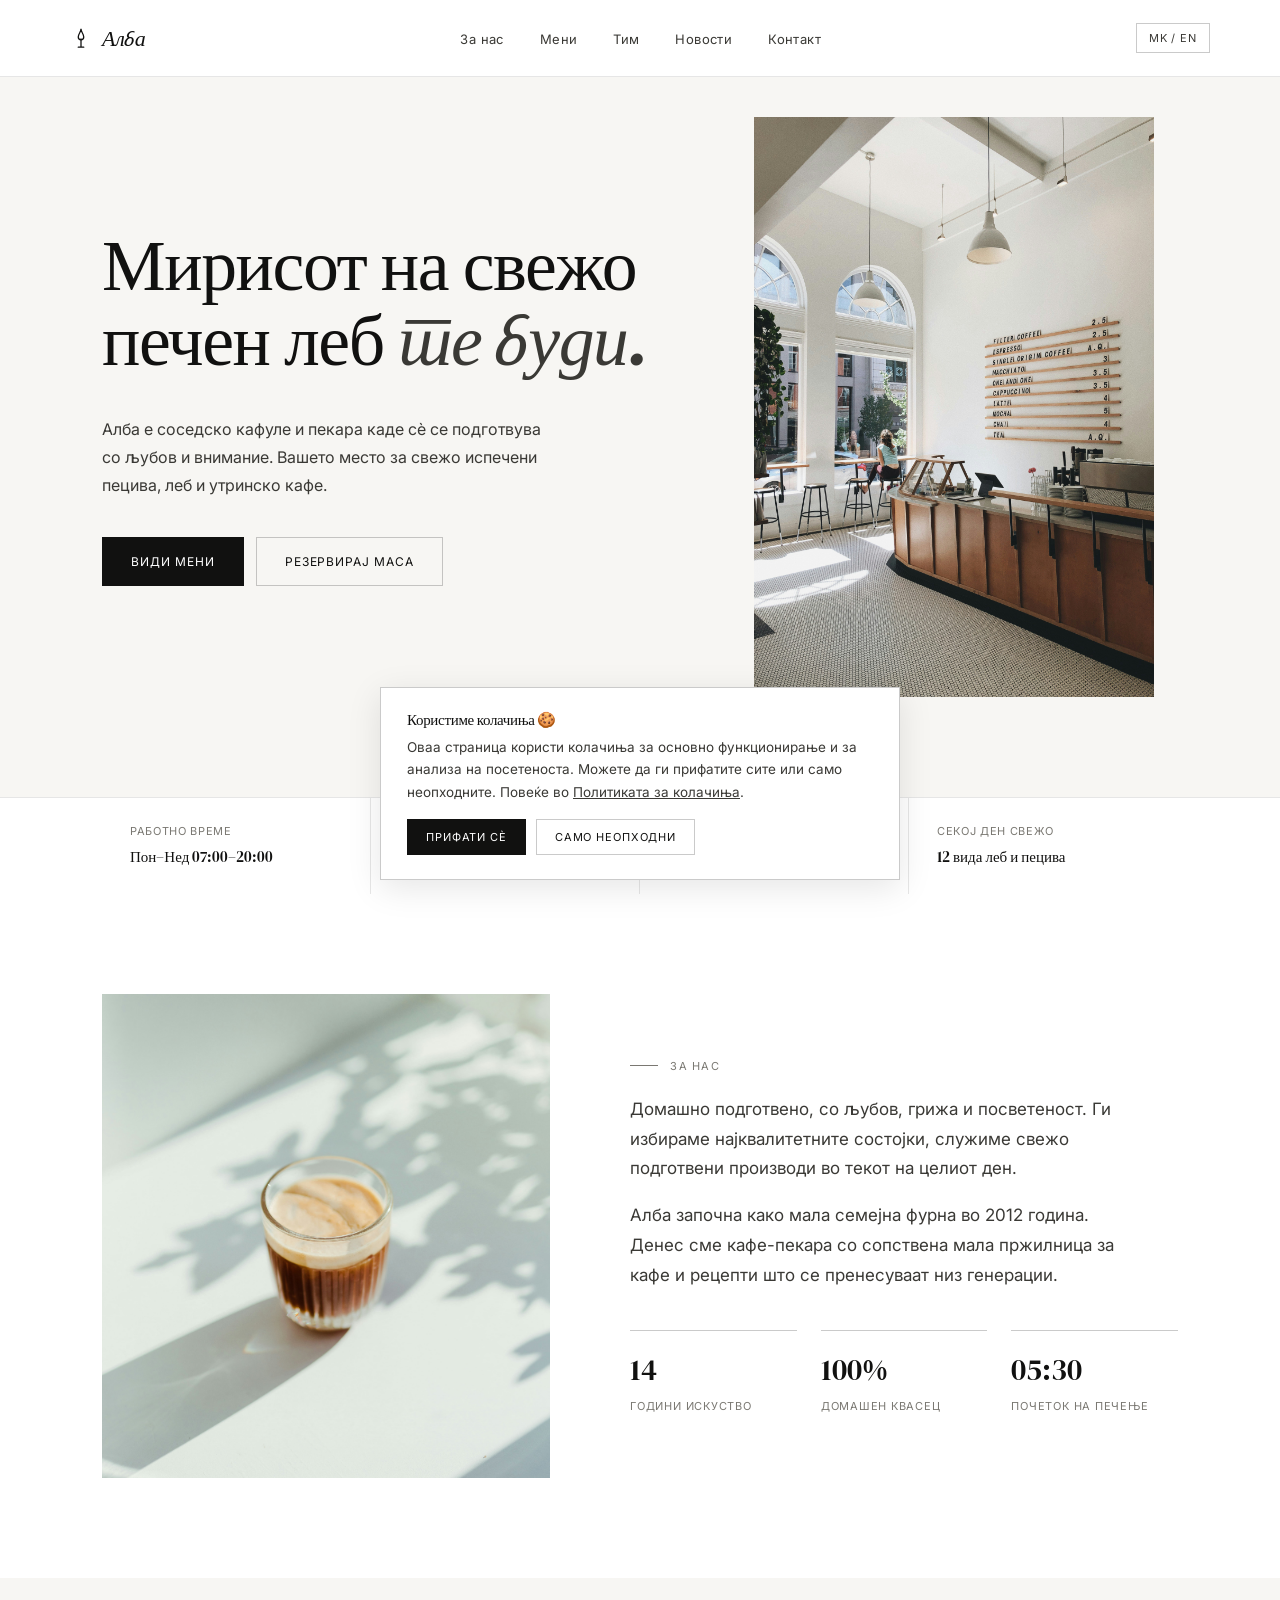
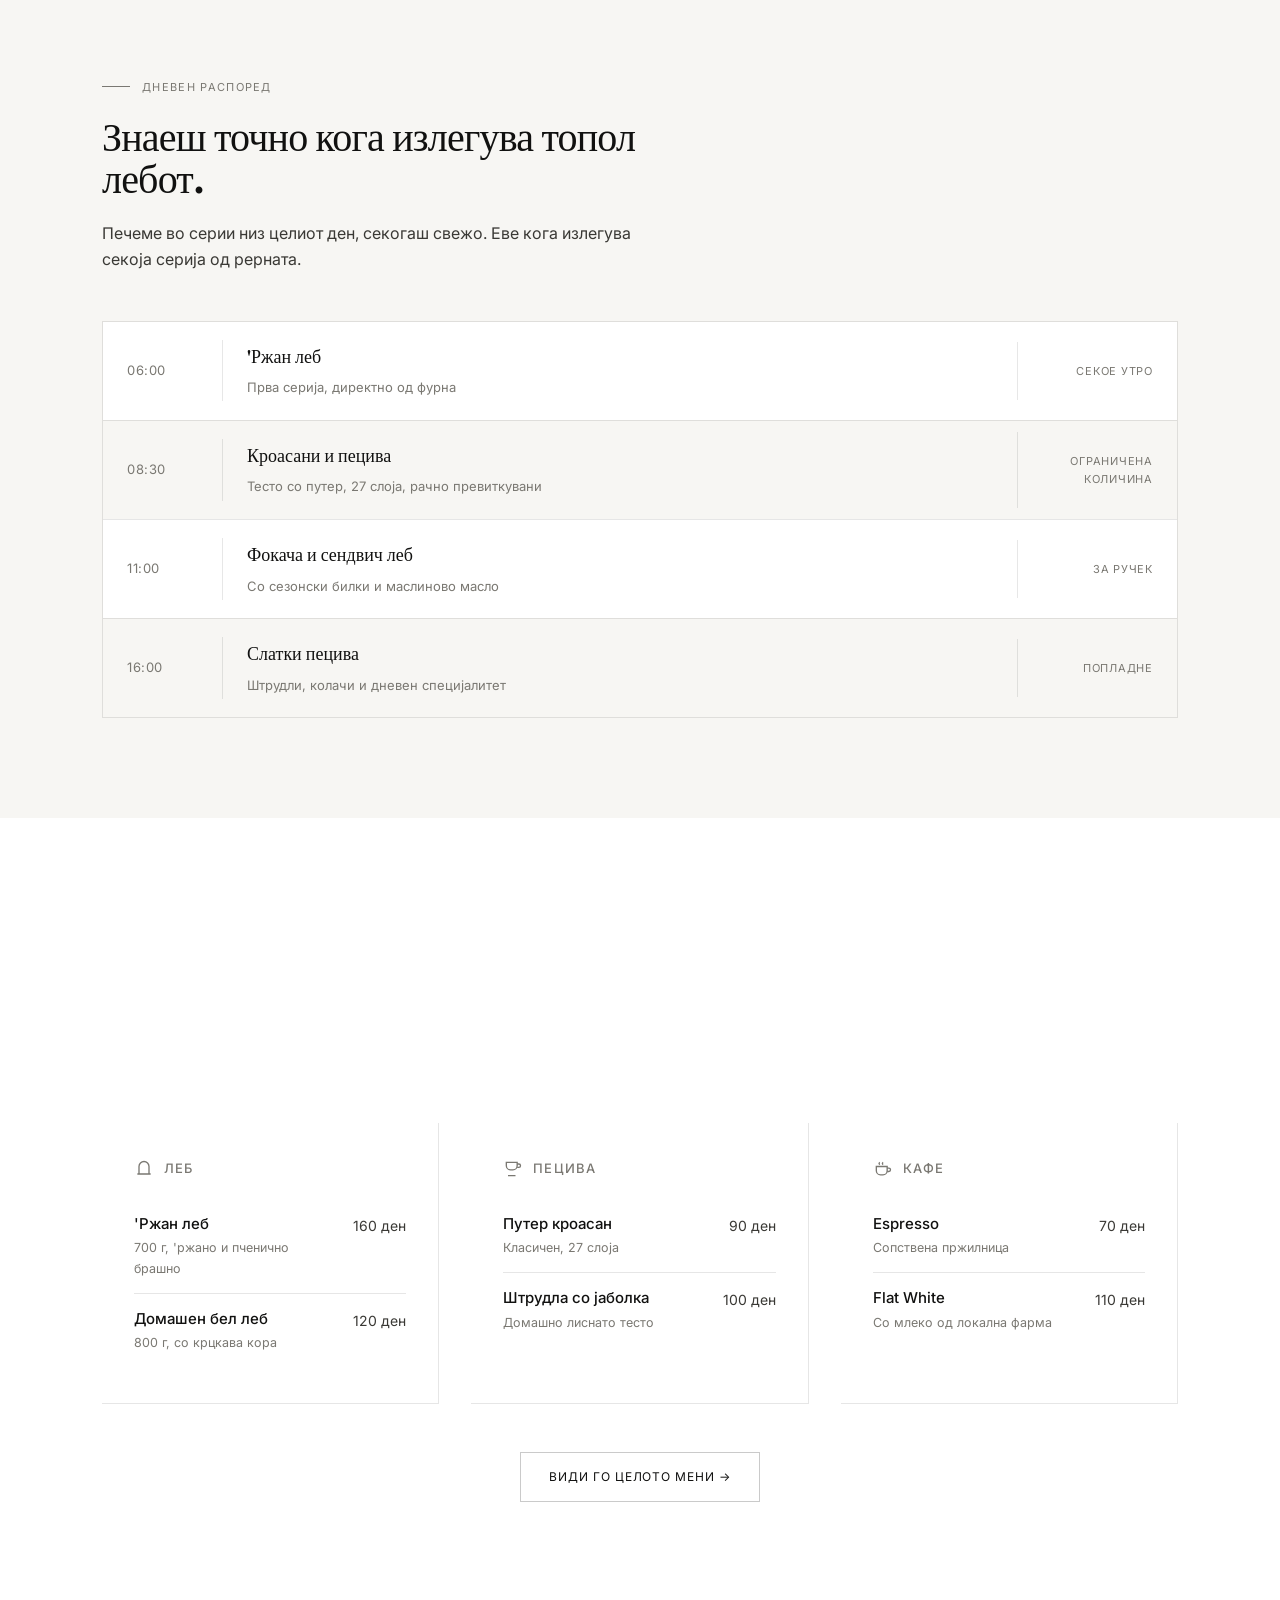
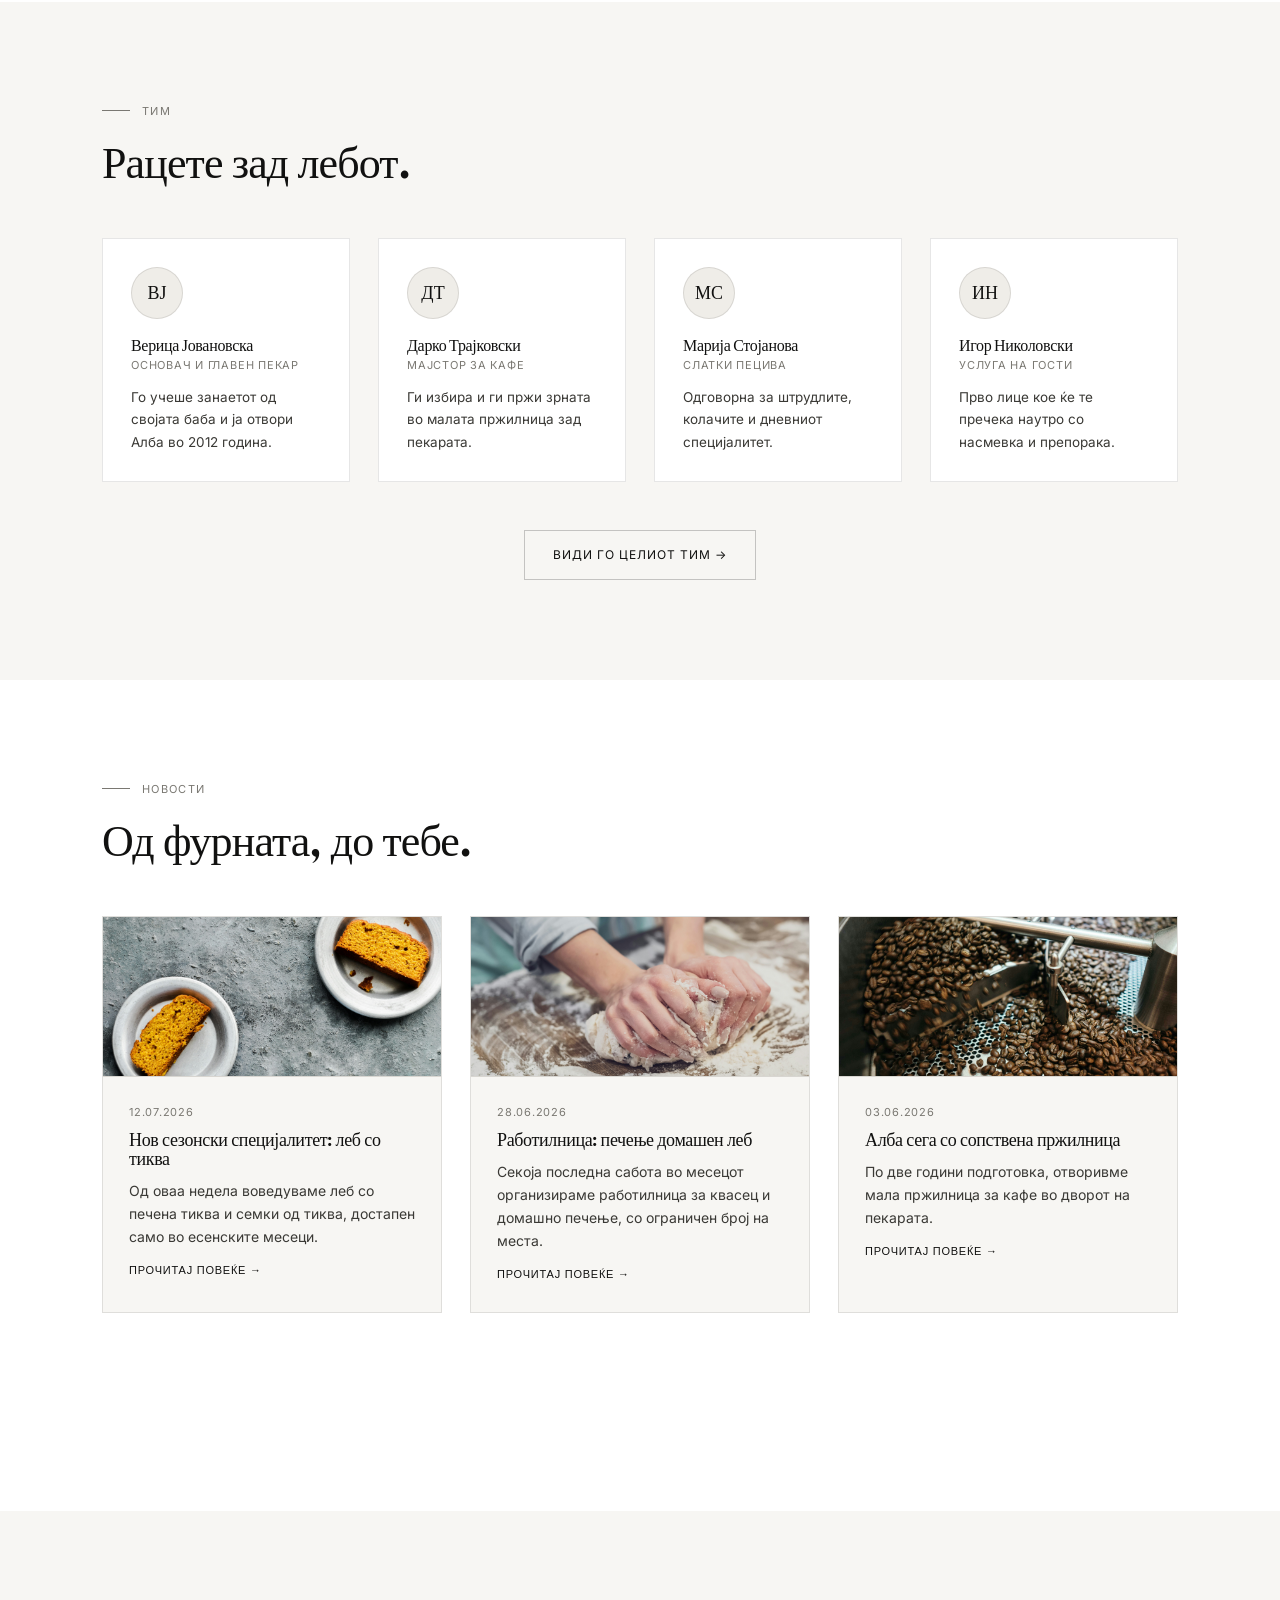
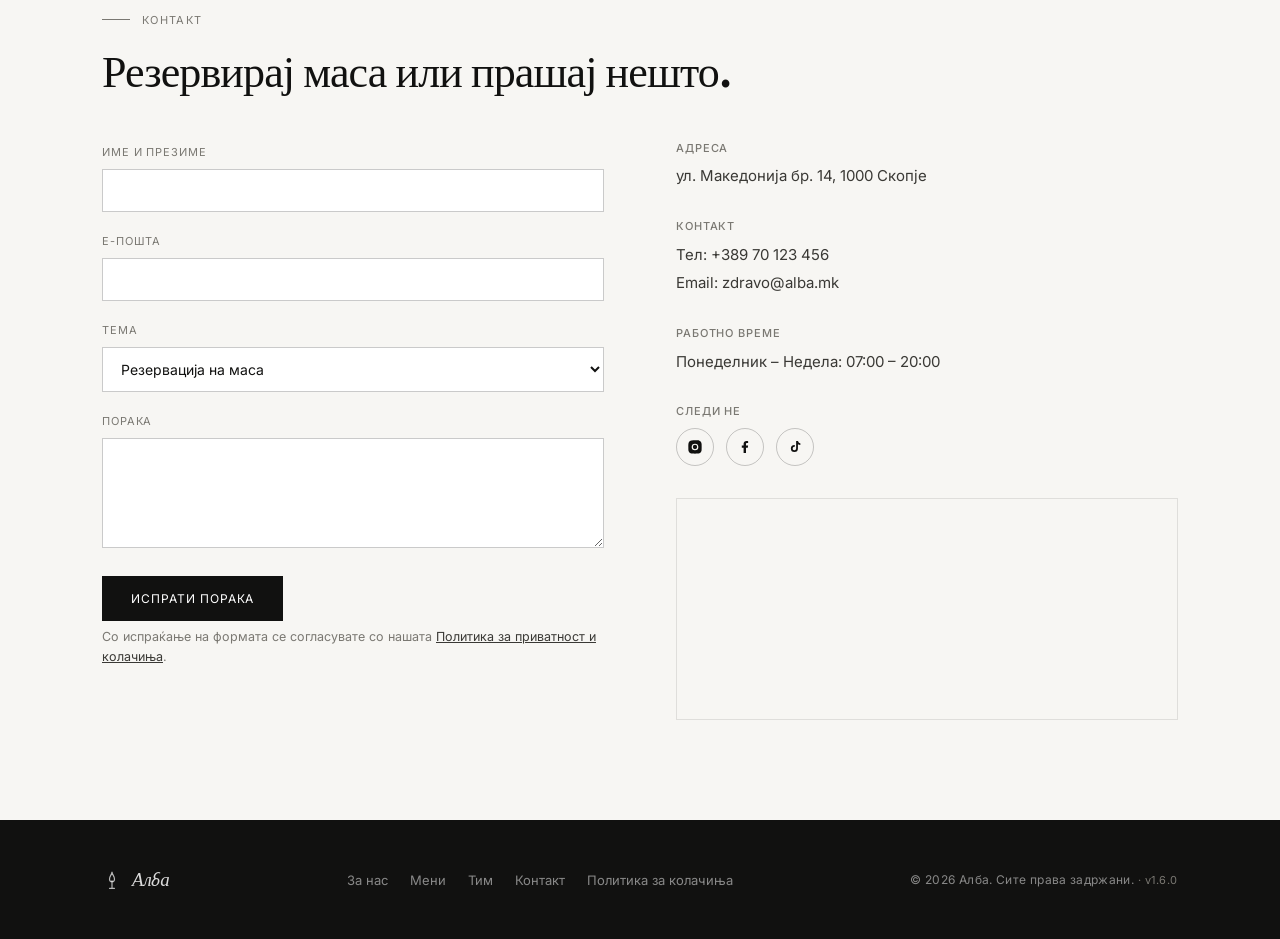
<file: index.html>
<!DOCTYPE html>
<html lang="mk" data-lang="mk">
<head>
<meta charset="UTF-8">
<meta name="viewport" content="width=device-width, initial-scale=1.0">
<title>Алба — Кафе-Пекара</title>
<meta name="description" content="Алба — занаетчиска кафе-пекара со свежо печен леб, пецива и специјалитетно кафе.">
<link rel="preconnect" href="https://fonts.googleapis.com">
<link rel="preconnect" href="https://fonts.gstatic.com" crossorigin>
<link href="https://fonts.googleapis.com/css2?family=DM+Serif+Display:ital@0;1&family=Inter:wght@400;500;600&display=swap" rel="stylesheet">
<link rel="stylesheet" href="style.css">
</head>
<body>

<!-- ================= HEADER ================= -->
<header>
  <div class="wrap nav">
    <a href="#home" class="logo" aria-label="Алба — почетна">
      <svg viewBox="0 0 24 24" fill="none"><path d="M12 2c0 4-3 5-3 9a3 3 0 0 0 6 0c0-4-3-5-3-9Z" stroke="var(--ink)" stroke-width="1.4"/><path d="M12 13v9M9 22h6" stroke="var(--ink)" stroke-width="1.4" stroke-linecap="round"/></svg>
      Алба
    </a>
    <nav>
      <ul class="nav-links">
        <li><a href="#about" class="i18n-mk">За нас</a><a href="#about" class="i18n-en">About</a></li>
        <li><a href="menu.html" class="i18n-mk">Мени</a><a href="menu.html" class="i18n-en">Menu</a></li>
        <li><a href="team.html" class="i18n-mk">Тим</a><a href="team.html" class="i18n-en">Team</a></li>
        <li><a href="news.html" class="i18n-mk">Новости</a><a href="news.html" class="i18n-en">News</a></li>
        <li><a href="#contact" class="i18n-mk">Контакт</a><a href="#contact" class="i18n-en">Contact</a></li>
      </ul>
    </nav>
    <div class="nav-right">
      <button class="lang-toggle" id="lang-toggle" aria-label="Смени јазик / Switch language">MK / EN</button>
      <button class="burger" id="burger" aria-label="Мени" aria-expanded="false">
        <span></span><span></span><span></span>
      </button>
    </div>
  </div>
  <ul class="nav-links" id="mobile-links" style="display:none; flex-direction:column; padding:0 28px 20px; gap:16px;">
    <li><a href="#about" class="i18n-mk">За нас</a><a href="#about" class="i18n-en">About</a></li>
    <li><a href="menu.html" class="i18n-mk">Мени</a><a href="menu.html" class="i18n-en">Menu</a></li>
    <li><a href="team.html" class="i18n-mk">Тим</a><a href="team.html" class="i18n-en">Team</a></li>
    <li><a href="news.html" class="i18n-mk">Новости</a><a href="news.html" class="i18n-en">News</a></li>
    <li><a href="#contact" class="i18n-mk">Контакт</a><a href="#contact" class="i18n-en">Contact</a></li>
  </ul>
</header>

<!-- ================= HERO ================= -->
<section id="home" class="hero" style="padding-top:40px;">
  <div class="wrap">
    <div class="hero-grid">
      <div>
        <h1>
          <span class="i18n-mk">Мирисот на свежо<br>печен леб <em>те буди.</em></span>
          <span class="i18n-en">The smell of fresh<br>bread <em>wakes you up.</em></span>
        </h1>
        <p class="hero-sub i18n-mk">Алба е соседско кафуле и пекара каде сè се подготвува со љубов и внимание. Вашето место за свежо испечени пецива, леб и утринско кафе.</p>
        <p class="hero-sub i18n-en">Alba is a neighbourhood café and bakery where everything is made with love and care. Your go-to spot for freshly baked pastries, bread, and your morning coffee.</p>
        <div class="hero-ctas">
          <a href="#menu" class="btn btn-primary"><span class="i18n-mk">Види мени</span><span class="i18n-en">View menu</span></a>
          <a href="#contact" class="btn btn-outline"><span class="i18n-mk">Резервирај маса</span><span class="i18n-en">Book a table</span></a>
        </div>
      </div>
      <div class="hero-art">
        <img src="first.jpg" width="400" height="580">
      </div>
    </div>
  </div>
  <div class="hero-strip">
    <div class="wrap">
      <div class="hero-strip-inner">
        <div class="hero-strip-item">
          <span class="i18n-mk">Работно време</span><span class="i18n-en">Opening hours</span>
          <strong>Пон–Нед 07:00–20:00</strong>
        </div>
        <div class="hero-strip-item">
          <span class="i18n-mk">Локација</span><span class="i18n-en">Location</span>
          <strong class="i18n-mk">ул. Македонија бр. 14, Скопје</strong>
          <strong class="i18n-en">14 Makedonija St, Skopje</strong>
        </div>
        <div class="hero-strip-item">
          <span class="i18n-mk">Резервации</span><span class="i18n-en">Reservations</span>
          <strong>+389 70 123 456</strong>
        </div>
        <div class="hero-strip-item">
          <span class="i18n-mk">Секој ден свежо</span><span class="i18n-en">Fresh daily</span>
          <strong class="i18n-mk">12 вида леб и пецива</strong>
          <strong class="i18n-en">12 kinds of bread & pastry</strong>
        </div>
      </div>
    </div>
  </div>
</section>

<!-- ================= ABOUT ================= -->
<section id="about" class="about">
  <div class="wrap about-grid">
    <div class="about-art reveal">
      <img src="second.jpg" width="300" height="400">
    </div>
    <div class="reveal">
      <div class="eyebrow"><span class="i18n-mk">За нас</span><span class="i18n-en">About us</span></div>
      <p class="about-lead i18n-mk">Домашно подготвено, со љубов, грижа и посветеност. Ги избираме најквалитетните состојки, служиме свежо подготвени производи во текот на целиот ден.</p>
      <p class="about-lead i18n-en">Homemade with love, care and dedication. We handpick the highest-quality ingredients and serve freshly prepared products all day long.</p>

      <p class="about-lead i18n-mk">Алба започна како мала семејна фурна во 2012 година. Денес сме кафе-пекара со сопствена мала пржилница за кафе и рецепти што се пренесуваат низ генерации.</p>
      <p class="about-lead i18n-en">Alba started as a small family bakery in 2012. Today we're a coffee-bakery with our own micro coffee roastery and recipes passed through generations.</p>
      <div class="about-stats">
        <div class="stat">
          <div class="num">14</div>
          <div class="lbl i18n-mk">Години искуство</div>
          <div class="lbl i18n-en">Years of craft</div>
        </div>
        <div class="stat">
          <div class="num">100%</div>
          <div class="lbl i18n-mk">Домашен квасец</div>
          <div class="lbl i18n-en">Sourdough starter</div>
        </div>
        <div class="stat">
          <div class="num">05:30</div>
          <div class="lbl i18n-mk">Почеток на печење</div>
          <div class="lbl i18n-en">Baking starts</div>
        </div>
      </div>
    </div>
  </div>
</section>

<!-- ================= SCHEDULE ================= -->
<section class="schedule">
  <div class="wrap reveal">
    <div class="eyebrow"><span class="i18n-mk">Дневен распоред</span><span class="i18n-en">Daily bake schedule</span></div>
    <h2 class="i18n-mk">Знаеш точно кога излегува топол лебот.</h2>
    <h2 class="i18n-en">You'll know exactly when it comes out warm.</h2>
    <p class="schedule-note i18n-mk">Печеме во серии низ целиот ден, секогаш свежо. Еве кога излегува секоја серија од рерната.</p>
    <p class="schedule-note i18n-en">We bake in batches all day long, so it's always fresh, never pre-packed. Here's when each batch comes out of the oven.</p>

    <div class="board">
      <div class="board-row">
        <div class="board-time">06:00</div>
        <div class="board-item">
          <strong class="i18n-mk">'Ржан леб</strong><strong class="i18n-en">Rye sourdough loaf</strong>
          <span class="i18n-mk">Прва серија, директно од фурна</span>
          <span class="i18n-en">First batch, straight from the oven</span>
        </div>
        <div class="board-tag i18n-mk">Секое утро</div>
        <div class="board-tag i18n-en">Every morning</div>
      </div>
      <div class="board-row">
        <div class="board-time">08:30</div>
        <div class="board-item">
          <strong class="i18n-mk">Кроасани и пецива</strong><strong class="i18n-en">Croissants & viennoiserie</strong>
          <span class="i18n-mk">Тесто со путер, 27 слоја, рачно превиткувани</span>
          <span class="i18n-en">Butter dough, 27 layers, hand-folded</span>
        </div>
        <div class="board-tag i18n-mk">Ограничена количина</div>
        <div class="board-tag i18n-en">Limited batch</div>
      </div>
      <div class="board-row">
        <div class="board-time">11:00</div>
        <div class="board-item">
          <strong class="i18n-mk">Фокача и сендвич леб</strong><strong class="i18n-en">Focaccia & sandwich bread</strong>
          <span class="i18n-mk">Со сезонски билки и маслиново масло</span>
          <span class="i18n-en">With seasonal herbs and olive oil</span>
        </div>
        <div class="board-tag i18n-mk">За ручек</div>
        <div class="board-tag i18n-en">For lunch</div>
      </div>
      <div class="board-row">
        <div class="board-time">16:00</div>
        <div class="board-item">
          <strong class="i18n-mk">Слатки пецива</strong><strong class="i18n-en">Sweet pastries</strong>
          <span class="i18n-mk">Штрудли, колачи и дневен специјалитет</span>
          <span class="i18n-en">Strudels, cakes and the daily special</span>
        </div>
        <div class="board-tag i18n-mk">Попладне</div>
        <div class="board-tag i18n-en">Afternoon</div>
      </div>
    </div>
  </div>
</section>

<!-- ================= MENU ================= -->
<section id="menu" class="menu">
  <div class="wrap">
    <div class="menu-head reveal">
      <div>
        <div class="eyebrow"><span class="i18n-mk">Мени</span><span class="i18n-en">Menu</span></div>
        <h2 class="i18n-mk">Од рерна и од машина за кафе.</h2>
        <h2 class="i18n-en">From the oven and the espresso machine.</h2>
      </div>
      <p class="about-lead" style="max-width:340px; margin:0;">
        <span class="i18n-mk">Ова се само неколку омилени. Целото мени има над 25 производи во 6 категории.</span>
        <span class="i18n-en">These are just a few favourites. The full menu has 25+ products in 6 categories.</span>
      </p>
    </div>

    <div class="menu-cats reveal">
      <div class="menu-cat">
        <h3><svg viewBox="0 0 24 24" fill="none"><path d="M4 18h16M6 18V9a6 6 0 0 1 12 0v9" stroke="var(--ink-3)" stroke-width="1.6"/></svg><span class="i18n-mk">Леб</span><span class="i18n-en">Bread</span></h3>
        <div class="menu-item">
          <div><div class="menu-item-name i18n-mk">'Ржан леб</div><div class="menu-item-name i18n-en">Rye sourdough</div>
            <div class="menu-item-desc i18n-mk">700 г, 'ржано и пченично брашно</div>
            <div class="menu-item-desc i18n-en">700 g, rye and wheat flour</div>
          </div>
          <div class="menu-item-price">160 ден</div>
        </div>
        <div class="menu-item">
          <div><div class="menu-item-name i18n-mk">Домашен бел леб</div><div class="menu-item-name i18n-en">Country white loaf</div>
            <div class="menu-item-desc i18n-mk">800 г, со крцкава кора</div>
            <div class="menu-item-desc i18n-en">800 g, crackling crust</div>
          </div>
          <div class="menu-item-price">120 ден</div>
        </div>
      </div>

      <div class="menu-cat">
        <h3><svg viewBox="0 0 24 24" fill="none"><path d="M4 4h13v4a5 5 0 0 1-5 5H9a5 5 0 0 1-5-5V4Z" stroke="var(--ink-3)" stroke-width="1.6"/><path d="M17 6h2a2 2 0 0 1 0 4h-2M6 20h9" stroke="var(--ink-3)" stroke-width="1.6"/></svg><span class="i18n-mk">Пецива</span><span class="i18n-en">Pastries</span></h3>
        <div class="menu-item">
          <div><div class="menu-item-name i18n-mk">Путер кроасан</div><div class="menu-item-name i18n-en">Butter croissant</div>
            <div class="menu-item-desc i18n-mk">Класичен, 27 слоја</div>
            <div class="menu-item-desc i18n-en">Classic, 27 layers</div>
          </div>
          <div class="menu-item-price">90 ден</div>
        </div>
        <div class="menu-item">
          <div><div class="menu-item-name i18n-mk">Штрудла со јаболка</div><div class="menu-item-name i18n-en">Apple strudel</div>
            <div class="menu-item-desc i18n-mk">Домашно лиснато тесто</div>
            <div class="menu-item-desc i18n-en">Hand-stretched dough</div>
          </div>
          <div class="menu-item-price">100 ден</div>
        </div>
      </div>

      <div class="menu-cat">
        <h3><svg viewBox="0 0 24 24" fill="none"><path d="M4 9h13v5a5 5 0 0 1-5 5H9a5 5 0 0 1-5-5V9Z" stroke="var(--ink-3)" stroke-width="1.6"/><path d="M17 11h2a2 2 0 0 1 0 4h-2M8 4c-1 1-1 2 0 3M12 4c-1 1-1 2 0 3" stroke="var(--ink-3)" stroke-width="1.6"/></svg><span class="i18n-mk">Кафе</span><span class="i18n-en">Coffee</span></h3>
        <div class="menu-item">
          <div><div class="menu-item-name">Espresso</div>
            <div class="menu-item-desc i18n-mk">Сопствена пржилница</div>
            <div class="menu-item-desc i18n-en">Our own roast</div>
          </div>
          <div class="menu-item-price">70 ден</div>
        </div>
        <div class="menu-item">
          <div><div class="menu-item-name">Flat White</div>
            <div class="menu-item-desc i18n-mk">Со млеко од локална фарма</div>
            <div class="menu-item-desc i18n-en">Local farm milk</div>
          </div>
          <div class="menu-item-price">110 ден</div>
        </div>
      </div>
    </div>

    <div class="section-cta reveal">
      <a href="menu.html" class="btn btn-outline on-light"><span class="i18n-mk">Види го целото мени →</span><span class="i18n-en">View full menu →</span></a>
    </div>
  </div>
</section>

<!-- ================= TEAM ================= -->
<section id="team" class="team">
  <div class="wrap">
    <div class="reveal">
      <div class="eyebrow"><span class="i18n-mk">Тим</span><span class="i18n-en">Team</span></div>
      <h2 class="i18n-mk">Рацете зад лебот.</h2>
      <h2 class="i18n-en">The hands behind the bread.</h2>
    </div>
    <div class="team-grid reveal">
      <div class="team-card">
        <div class="avatar">ВЈ</div>
        <h4>Верица Јовановска</h4>
        <span class="team-role i18n-mk">Основач и главен пекар</span>
        <span class="team-role i18n-en">Founder & head baker</span>
        <p class="team-bio i18n-mk">Го учеше занаетот од својата баба и ја отвори Алба во 2012 година.</p>
        <p class="team-bio i18n-en">Learned the craft from her grandmother and opened Alba in 2012.</p>
      </div>
      <div class="team-card">
        <div class="avatar">ДТ</div>
        <h4>Дарко Трајковски</h4>
        <span class="team-role i18n-mk">Мајстор за кафе</span>
        <span class="team-role i18n-en">Head roaster & barista</span>
        <p class="team-bio i18n-mk">Ги избира и ги пржи зрната во малата пржилница зад пекарата.</p>
        <p class="team-bio i18n-en">Sources and roasts the beans in the micro-roastery out back.</p>
      </div>
      <div class="team-card">
        <div class="avatar">МС</div>
        <h4>Марија Стојанова</h4>
        <span class="team-role i18n-mk">Слатки пецива</span>
        <span class="team-role i18n-en">Pastry chef</span>
        <p class="team-bio i18n-mk">Одговорна за штрудлите, колачите и дневниот специјалитет.</p>
        <p class="team-bio i18n-en">Responsible for strudels, cakes and the daily special.</p>
      </div>
      <div class="team-card">
        <div class="avatar">ИН</div>
        <h4>Игор Николовски</h4>
        <span class="team-role i18n-mk">Услуга на гости</span>
        <span class="team-role i18n-en">Front of house</span>
        <p class="team-bio i18n-mk">Прво лице кое ќе те пречека наутро со насмевка и препорака.</p>
        <p class="team-bio i18n-en">The first face you'll see in the morning, with a smile and a recommendation.</p>
      </div>
    </div>
    <div class="section-cta reveal">
      <a href="team.html" class="btn btn-outline on-light"><span class="i18n-mk">Види го целиот тим →</span><span class="i18n-en">Meet the full team →</span></a>
    </div>
  </div>
</section>

<!-- ================= BLOG / NEWS ================= -->
<section id="blog" class="blog">
  <div class="wrap">
    <div class="reveal">
      <div class="eyebrow"><span class="i18n-mk">Новости</span><span class="i18n-en">News</span></div>
      <h2 class="i18n-mk">Од фурната, до тебе.</h2>
      <h2 class="i18n-en">From the oven, to you.</h2>
    </div>
    <div class="blog-grid reveal">
      <article class="post">
        <div class="post-media"><img src="news1.jpg" alt="Нов сезонски специјалитет: леб со тиква" loading="lazy"></div>
        <div class="post-body">
          <span class="post-date">12.07.2026</span>
          <h3 class="i18n-mk">Нов сезонски специјалитет: леб со тиква</h3>
          <h3 class="i18n-en">New seasonal special: pumpkin bread</h3>
          <p class="i18n-mk">Од оваа недела воведуваме леб со печена тиква и семки од тиква, достапен само во есенските месеци.</p>
          <p class="i18n-en">Starting this week we're introducing roasted pumpkin bread with pumpkin seeds, available only in the autumn months.</p>
          <div class="post-full" id="post-full-1">
            <p class="i18n-mk">Тестото се меси со пире од печена тиква, а одозгора се посипува со препечени семки од тиква и сусам. Лебот е сладок и одлично се вклопува со путер и мед. Достапен е секој ден, во ограничена количина од по 25 парчиња, се додека трае сезоната на тиква — обично од средина на септември до крајот на ноември.</p>
            <p class="i18n-en">The dough is mixed with roasted pumpkin purée instead of part of the water, then topped with toasted pumpkin seeds and a sesame blend. The bread is sweet, and pairs perfectly with butter or honey. Available daily in a limited batch of 25 loaves, for as long as pumpkin season lasts — usually mid-September through late November.</p>
          </div>
          <button type="button" class="post-link post-toggle" data-target="post-full-1">
            <span class="i18n-mk more-label">Прочитај повеќе →</span>
            <span class="i18n-en more-label">Read more →</span>
            <span class="i18n-mk less-label" hidden>Затвори ×</span>
            <span class="i18n-en less-label" hidden>Close ×</span>
          </button>
        </div>
      </article>
      <article class="post">
        <div class="post-media"><img src="news2.jpg" alt="Работилница: печење домашен леб" loading="lazy"></div>
        <div class="post-body">
          <span class="post-date">28.06.2026</span>
          <h3 class="i18n-mk">Работилница: печење домашен леб</h3>
          <h3 class="i18n-en">Workshop: baking bread at home</h3>
          <p class="i18n-mk">Секоја последна сабота во месецот организираме работилница за квасец и домашно печење, со ограничен број на места.</p>
          <p class="i18n-en">Every last Saturday of the month we host a sourdough & home-baking workshop, with limited spots.</p>
          <div class="post-full" id="post-full-2">
            <p class="i18n-mk">Работилницата трае околу три часа и вклучува подготовка на сопствен квасец за носење дома, замесување и обликување леб, како и објаснување на процесот на ферментација. Учеството чини 900 денари по лице и вклучува сите состојки, материјали и кафе или чај. Групата е ограничена на 10 луѓе за да секој добие лично внимание. Пријавување преку контакт формата на почетната страница или на телефонскиот број наведен во делот „Контакт“.</p>
            <p class="i18n-en">The workshop runs about three hours and covers preparing your own sourdough starter to take home, kneading and shaping bread, and understanding fermentation. Participation costs 900 denars per person and includes all ingredients, materials, and coffee or tea. The group is capped at 10 people for hands-on attention. Sign up via the contact form on the home page or the phone number listed in the Contact section.</p>
          </div>
          <button type="button" class="post-link post-toggle" data-target="post-full-2">
            <span class="i18n-mk more-label">Прочитај повеќе →</span>
            <span class="i18n-en more-label">Read more →</span>
            <span class="i18n-mk less-label" hidden>Затвори ×</span>
            <span class="i18n-en less-label" hidden>Close ×</span>
          </button>
        </div>
      </article>
      <article class="post">
        <div class="post-media"><img src="news3.jpg" alt="Алба сега со сопствена пржилница" loading="lazy"></div>
        <div class="post-body">
          <span class="post-date">03.06.2026</span>
          <h3 class="i18n-mk">Алба сега со сопствена пржилница</h3>
          <h3 class="i18n-en">Alba now roasts its own coffee</h3>
          <p class="i18n-mk">По две години подготовка, отворивме мала пржилница за кафе во дворот на пекарата.</p>
          <p class="i18n-en">After two years of preparation, we opened a small coffee roastery in the bakery's courtyard.</p>
          <div class="post-full" id="post-full-3">
            <p class="i18n-mk">Пржилницата има капацитет од 12 килограми по серија. Секоја серија се пржи рачно, а профилот на пржење се прилагодува според потеклото на зрната. Со ова, целиот пат на кафето — од зрно до чашка — се одвива во рамките на Алба, а гостите можат да купат и пакувано кафе за дома.</p>
            <p class="i18n-en">The roastery has a 12-kilogram batch capacity. Every batch is roasted by hand, with the roast profile adjusted to the origin of the beans. With this, the entire journey of the coffee — from bean to cup — now happens within Alba, and guests can also buy bagged coffee to take home.</p>
          </div>
          <button type="button" class="post-link post-toggle" data-target="post-full-3">
            <span class="i18n-mk more-label">Прочитај повеќе →</span>
            <span class="i18n-en more-label">Read more →</span>
            <span class="i18n-mk less-label" hidden>Затвори ×</span>
            <span class="i18n-en less-label" hidden>Close ×</span>
          </button>
        </div>
      </article>
    </div>
    <div class="section-cta reveal">
      <a href="news.html" class="btn btn-outline on-light"><span class="i18n-mk">Види ги сите новости →</span><span class="i18n-en">View all news →</span></a>
    </div>
  </div>
</section>




<!-- ================= CONTACT ================= -->
<section id="contact" class="contact">
  <div class="wrap">
    <div class="eyebrow"><span class="i18n-mk">Контакт</span><span class="i18n-en">Contact</span></div>
    <h2 class="i18n-mk">Резервирај маса или прашај нешто.</h2>
    <h2 class="i18n-en">Book a table or ask us anything.</h2>

    <div class="contact-grid">
      <div>
        <div id="form-success">
          <span class="i18n-mk">Ви благодариме! Пораката е испратена — ќе ви одговориме наскоро.</span>
          <span class="i18n-en">Thank you! Your message has been sent — we'll get back to you soon.</span>
        </div>
        <form id="contact-form" novalidate>
          <div class="field" id="field-name">
            <label for="name"><span class="i18n-mk">Име и презиме</span><span class="i18n-en">Full name</span></label>
            <input type="text" id="name" name="name" required autocomplete="name">
            <div class="field-error i18n-mk">Ве молиме внесете го вашето име.</div>
            <div class="field-error i18n-en">Please enter your name.</div>
          </div>
          <div class="field" id="field-email">
            <label for="email"><span class="i18n-mk">Е-пошта</span><span class="i18n-en">Email</span></label>
            <input type="email" id="email" name="email" required autocomplete="email">
            <div class="field-error i18n-mk">Ве молиме внесете валидна е-пошта.</div>
            <div class="field-error i18n-en">Please enter a valid email.</div>
          </div>
          <div class="field" id="field-subject">
            <label for="subject"><span class="i18n-mk">Тема</span><span class="i18n-en">Subject</span></label>
            <select id="subject" name="subject">
              <option class="i18n-mk" value="reservation">Резервација на маса</option>
              <option class="i18n-en" value="reservation">Table reservation</option>
              <option class="i18n-mk" value="catering">Кетеринг / нарачка</option>
              <option class="i18n-en" value="catering">Catering / order</option>
              <option class="i18n-mk" value="other">Друго</option>
              <option class="i18n-en" value="other">Other</option>
            </select>
          </div>
          <div class="field" id="field-message">
            <label for="message"><span class="i18n-mk">Порака</span><span class="i18n-en">Message</span></label>
            <textarea id="message" name="message" required></textarea>
            <div class="field-error i18n-mk">Ве молиме внесете порака.</div>
            <div class="field-error i18n-en">Please enter a message.</div>
          </div>
          <button type="submit" class="btn btn-primary"><span class="i18n-mk">Испрати порака</span><span class="i18n-en">Send message</span></button>
          <p class="form-note">
            <span class="i18n-mk">Со испраќање на формата се согласувате со нашата <a href="cookie-policy.html">Политика за приватност и колачиња</a>.</span>
            <span class="i18n-en">By submitting this form you agree to our <a href="cookie-policy.html">Privacy & Cookie Policy</a>.</span>
          </p>
        </form>
      </div>

      <div>
        <div class="info-block">
          <h4 class="i18n-mk">Адреса</h4><h4 class="i18n-en">Address</h4>
          <p class="i18n-mk">ул. Македонија бр. 14, 1000 Скопје</p>
          <p class="i18n-en">14 Makedonija St, 1000 Skopje</p>
        </div>
        <div class="info-block">
          <h4 class="i18n-mk">Контакт</h4><h4 class="i18n-en">Contact</h4>
          <p>Тел: +389 70 123 456</p>
          <p>Email: zdravo@alba.mk</p>
        </div>
        <div class="info-block">
          <h4 class="i18n-mk">Работно време</h4><h4 class="i18n-en">Opening hours</h4>
          <p><span class="i18n-mk">Понеделник – Недела</span><span class="i18n-en">Monday – Sunday</span>: 07:00 – 20:00</p>
        </div>
        <div class="info-block">
          <h4 class="i18n-mk">Следи не</h4><h4 class="i18n-en">Follow us</h4>
          <div class="socials">
            <a href="#" aria-label="Instagram"><svg viewBox="0 0 24 24"><path d="M12 2c2.7 0 3.06.01 4.12.06 1.06.05 1.79.22 2.42.47.66.26 1.22.6 1.77 1.15.55.55.9 1.11 1.15 1.77.25.63.42 1.36.47 2.42.05 1.06.06 1.42.06 4.12s-.01 3.06-.06 4.12c-.05 1.06-.22 1.79-.47 2.42a4.9 4.9 0 0 1-1.15 1.77 4.9 4.9 0 0 1-1.77 1.15c-.63.25-1.36.42-2.42.47-1.06.05-1.42.06-4.12.06s-3.06-.01-4.12-.06c-1.06-.05-1.79-.22-2.42-.47a4.9 4.9 0 0 1-1.77-1.15 4.9 4.9 0 0 1-1.15-1.77c-.25-.63-.42-1.36-.47-2.42C2.01 15.06 2 14.7 2 12s.01-3.06.06-4.12c.05-1.06.22-1.79.47-2.42.26-.66.6-1.22 1.15-1.77A4.9 4.9 0 0 1 5.45 2.54c.63-.25 1.36-.42 2.42-.47C8.94 2.01 9.3 2 12 2Zm0 5a5 5 0 1 0 0 10 5 5 0 0 0 0-10Zm0 8.2a3.2 3.2 0 1 1 0-6.4 3.2 3.2 0 0 1 0 6.4ZM17.4 6.6a1.2 1.2 0 1 1-2.4 0 1.2 1.2 0 0 1 2.4 0Z"/></svg></a>
            <a href="#" aria-label="Facebook"><svg viewBox="0 0 24 24"><path d="M13.5 21v-8h2.7l.4-3.2h-3.1V7.7c0-.9.3-1.6 1.7-1.6h1.5V3.2C16.4 3.1 15.3 3 14.1 3c-2.5 0-4.2 1.5-4.2 4.3v2.5H7.2v3.2h2.7v8h3.6Z"/></svg></a>
            <a href="#" aria-label="TikTok"><svg viewBox="0 0 24 24"><path d="M14 3h2.6c.2 1.6 1.3 3 3.4 3.3V9c-1.3 0-2.6-.4-3.6-1.1v6.4a5.3 5.3 0 1 1-5.3-5.3c.2 0 .4 0 .6.03v2.7a2.6 2.6 0 1 0 2 2.5V3Z"/></svg></a>
          </div>
        </div>
        <div class="map">
          <iframe loading="lazy" title="Мапа — локација на Алба"
            src="https://www.openstreetmap.org/export/embed.html?bbox=21.42%2C41.99%2C21.44%2C42.01&layer=mapnik&marker=42.0,21.43"></iframe>
        </div>
      </div>
    </div>
  </div>
</section>

<!-- ================= FOOTER ================= -->
<footer>
  <div class="wrap footer-grid">
    <a href="#home" class="logo" style="font-size:19px;">
      <svg viewBox="0 0 24 24" fill="none" style="width:20px;height:20px;"><path d="M12 2c0 4-3 5-3 9a3 3 0 0 0 6 0c0-4-3-5-3-9Z" stroke="var(--ink)" stroke-width="1.4"/><path d="M12 13v9M9 22h6" stroke="var(--ink)" stroke-width="1.4" stroke-linecap="round"/></svg>
      Алба
    </a>
    <ul class="footer-links">
      <li><a href="#about" class="i18n-mk">За нас</a><a href="#about" class="i18n-en">About</a></li>
      <li><a href="menu.html" class="i18n-mk">Мени</a><a href="menu.html" class="i18n-en">Menu</a></li>
      <li><a href="team.html" class="i18n-mk">Тим</a><a href="team.html" class="i18n-en">Team</a></li>
      <li><a href="#contact" class="i18n-mk">Контакт</a><a href="#contact" class="i18n-en">Contact</a></li>
      <li><a href="cookie-policy.html" class="i18n-mk">Политика за колачиња</a><a href="cookie-policy.html" class="i18n-en">Cookie policy</a></li>
    </ul>
    <div class="footer-small">
      © 2026 Алба. <span class="i18n-mk">Сите права задржани.</span><span class="i18n-en">All rights reserved.</span>
      <span class="version-badge"> · v1.6.0</span>
    </div>
  </div>
</footer>

<!-- ================= COOKIE BANNER ================= -->
<div id="cookie-banner" role="dialog" aria-live="polite">
  <h4 class="i18n-mk">Користиме колачиња 🍪</h4>
  <h4 class="i18n-en">We use cookies 🍪</h4>
  <p class="i18n-mk">Оваа страница користи колачиња за основно функционирање и за анализа на посетеноста. Можете да ги прифатите сите или само неопходните. Повеќе во <a href="cookie-policy.html" >Политиката за колачиња</a>.</p>
  <p class="i18n-en">This site uses cookies for basic functionality and traffic analysis. You can accept all cookies or only the necessary ones. More in our <a href="cookie-policy.html" >Cookie Policy</a>.</p>
  <div class="cookie-actions">
    <button class="btn btn-primary" id="cookie-accept"><span class="i18n-mk">Прифати сè</span><span class="i18n-en">Accept all</span></button>
    <button class="btn btn-outline on-light" id="cookie-necessary" ><span class="i18n-mk">Само неопходни</span><span class="i18n-en">Necessary only</span></button>
  </div>
</div>

<script src="script.js"></script>
</body>
</html>
</file>
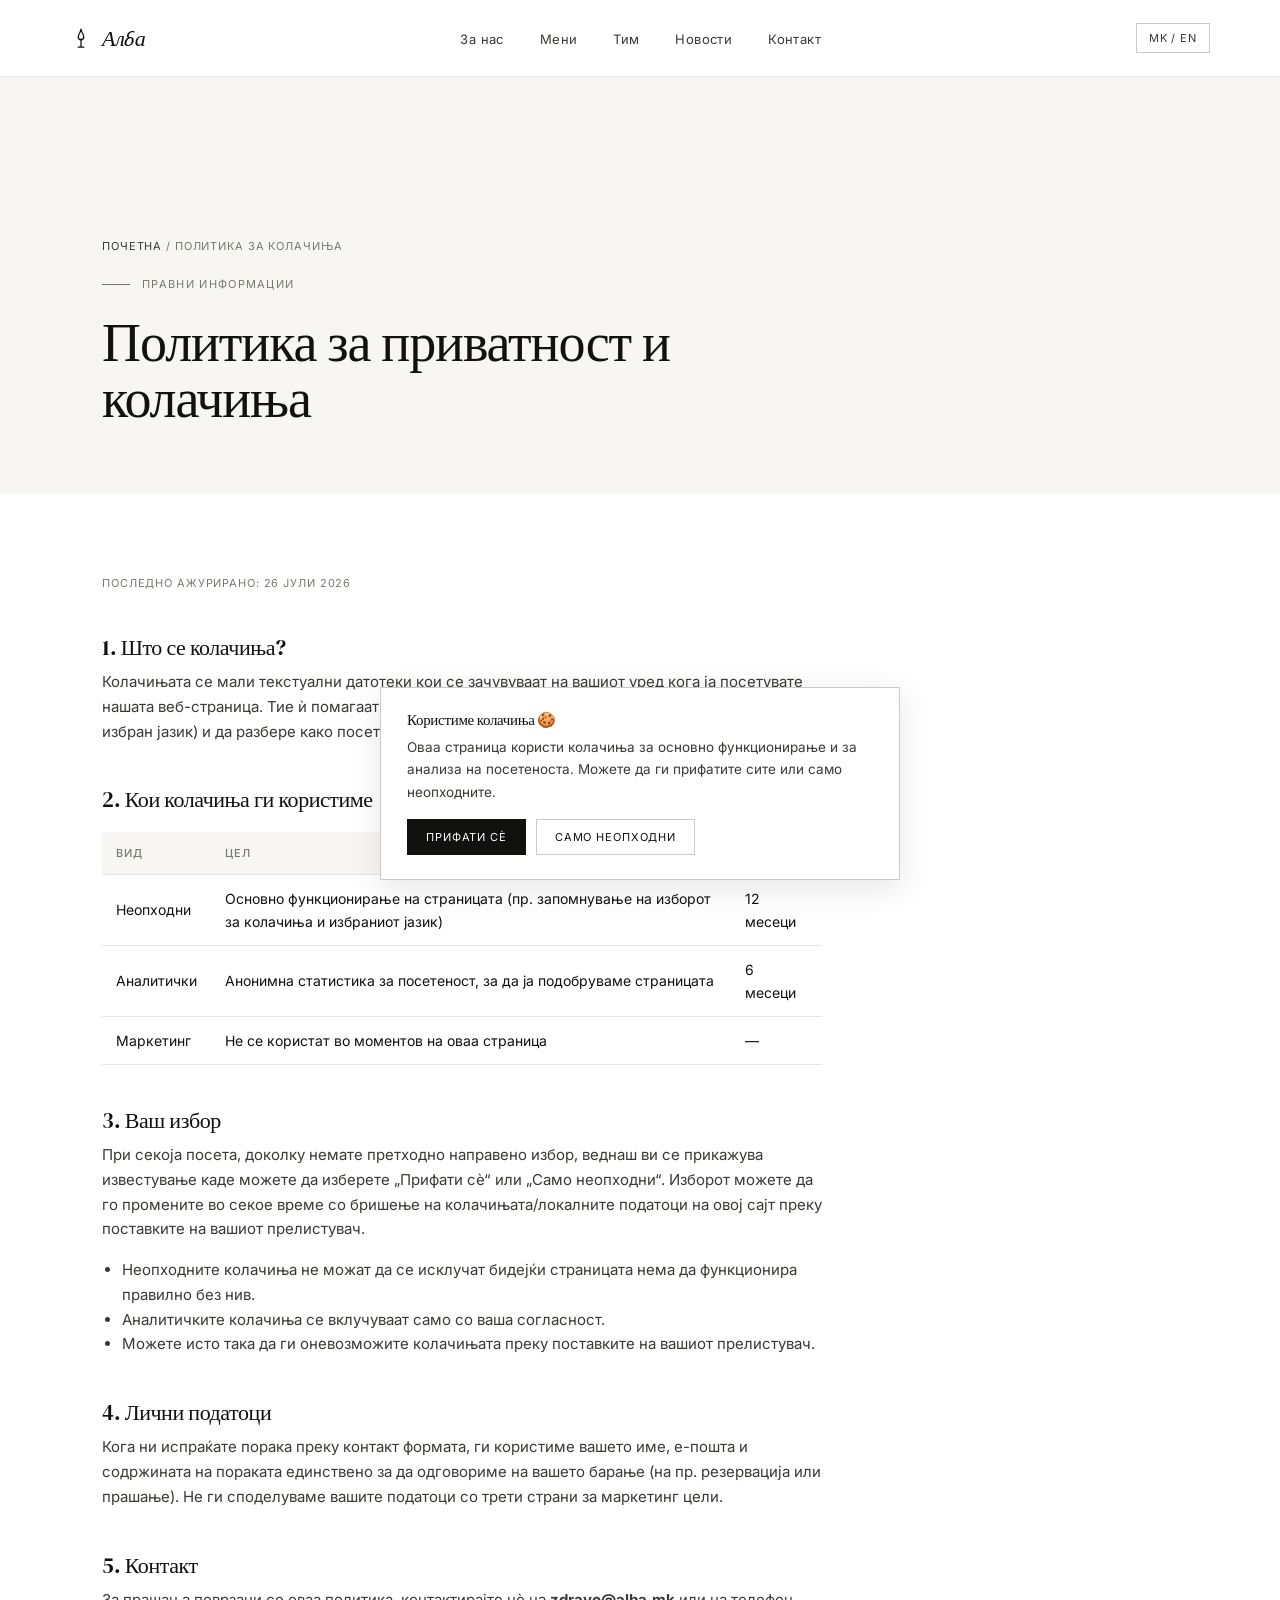
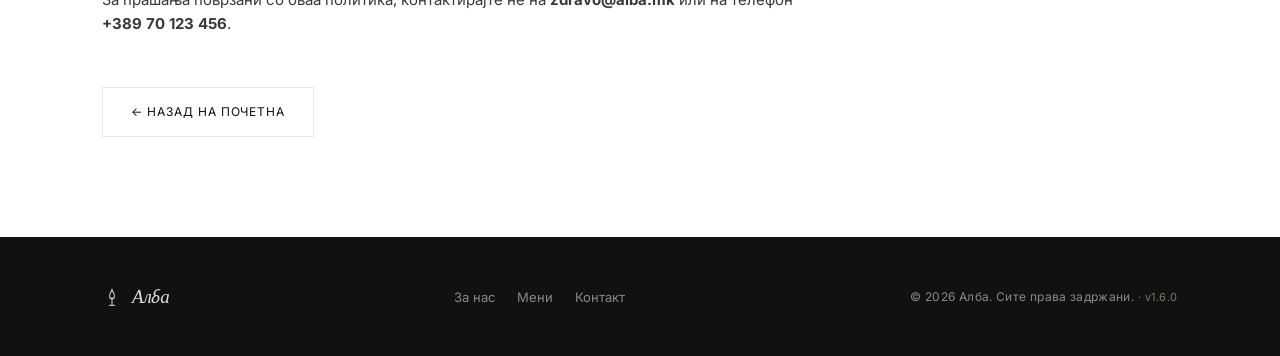
<file: cookie-policy.html>
<!DOCTYPE html>
<html lang="mk" data-lang="mk">
<head>
<meta charset="UTF-8">
<meta name="viewport" content="width=device-width, initial-scale=1.0">
<title>Политика за колачиња — Алба</title>
<meta name="description" content="Политика за приватност и колачиња на Алба кафе-пекара.">
<link rel="preconnect" href="https://fonts.googleapis.com">
<link rel="preconnect" href="https://fonts.gstatic.com" crossorigin>
<link href="https://fonts.googleapis.com/css2?family=DM+Serif+Display:ital@0;1&family=Inter:wght@400;500;600&display=swap" rel="stylesheet">
<link rel="stylesheet" href="style.css">
</head>
<body>

<!-- ================= HEADER ================= -->
<header>
  <div class="wrap nav">
    <a href="index.html" class="logo" aria-label="Алба — почетна">
      <svg viewBox="0 0 24 24" fill="none"><path d="M12 2c0 4-3 5-3 9a3 3 0 0 0 6 0c0-4-3-5-3-9Z" stroke="var(--ink)" stroke-width="1.4"/><path d="M12 13v9M9 22h6" stroke="var(--ink)" stroke-width="1.4" stroke-linecap="round"/></svg>
      Алба
    </a>
    <nav>
      <ul class="nav-links">
        <li><a href="index.html#about" class="i18n-mk">За нас</a><a href="index.html#about" class="i18n-en">About</a></li>
        <li><a href="menu.html" class="i18n-mk">Мени</a><a href="menu.html" class="i18n-en">Menu</a></li>
        <li><a href="team.html" class="i18n-mk">Тим</a><a href="team.html" class="i18n-en">Team</a></li>
        <li><a href="news.html" class="i18n-mk">Новости</a><a href="news.html" class="i18n-en">News</a></li>
        <li><a href="index.html#contact" class="i18n-mk">Контакт</a><a href="index.html#contact" class="i18n-en">Contact</a></li>
      </ul>
    </nav>
    <div class="nav-right">
      <button class="lang-toggle" id="lang-toggle" aria-label="Смени јазик / Switch language">MK / EN</button>
      <button class="burger" id="burger" aria-label="Мени" aria-expanded="false">
        <span></span><span></span><span></span>
      </button>
    </div>
  </div>
  <ul class="nav-links" id="mobile-links" style="display:none; flex-direction:column; padding:0 28px 20px; gap:16px;">
    <li><a href="index.html#about" class="i18n-mk">За нас</a><a href="index.html#about" class="i18n-en">About</a></li>
    <li><a href="menu.html" class="i18n-mk">Мени</a><a href="menu.html" class="i18n-en">Menu</a></li>
    <li><a href="team.html" class="i18n-mk">Тим</a><a href="team.html" class="i18n-en">Team</a></li>
    <li><a href="news.html" class="i18n-mk">Новости</a><a href="news.html" class="i18n-en">News</a></li>
    <li><a href="index.html#contact" class="i18n-mk">Контакт</a><a href="index.html#contact" class="i18n-en">Contact</a></li>
  </ul>
</header>

<!-- ================= PAGE HERO ================= -->
<section class="page-hero" style="padding-bottom:40px;">
  <div class="wrap">
    <div class="breadcrumb"><a href="index.html" class="i18n-mk">Почетна</a><a href="index.html" class="i18n-en">Home</a> / <span class="i18n-mk">Политика за колачиња</span><span class="i18n-en">Cookie policy</span></div>
    <div class="eyebrow"><span class="i18n-mk">Правни информации</span><span class="i18n-en">Legal</span></div>
    <h1 class="i18n-mk">Политика за приватност и колачиња</h1>
    <h1 class="i18n-en">Privacy & Cookie Policy</h1>
  </div>
</section>

<!-- ================= POLICY BODY ================= -->
<section class="policy">
  <div class="wrap">
    <div class="policy-body">

      <span class="policy-updated i18n-mk">Последно ажурирано: 26 јули 2026</span>
      <span class="policy-updated i18n-en">Last updated: 26 July 2026</span>

      <h2 class="i18n-mk">1. Што се колачиња?</h2>
      <h2 class="i18n-en">1. What are cookies?</h2>
      <p class="i18n-mk">Колачињата се мали текстуални датотеки кои се зачувуваат на вашиот уред кога ја посетувате нашата веб-страница. Тие ѝ помагаат на страницата да запомни ваши преференции (на пр. избран јазик) и да разбере како посетителите ја користат страницата.</p>
      <p class="i18n-en">Cookies are small text files stored on your device when you visit our website. They help the site remember your preferences (e.g. selected language) and understand how visitors use the site.</p>

      <h2 class="i18n-mk">2. Кои колачиња ги користиме</h2>
      <h2 class="i18n-en">2. Which cookies we use</h2>
      <table class="policy-table">
        <thead>
          <tr>
            <th class="i18n-mk">Вид</th><th class="i18n-en">Type</th>
            <th class="i18n-mk">Цел</th><th class="i18n-en">Purpose</th>
            <th class="i18n-mk">Траење</th><th class="i18n-en">Duration</th>
          </tr>
        </thead>
        <tbody>
          <tr>
            <td><span class="i18n-mk">Неопходни</span><span class="i18n-en">Necessary</span></td>
            <td><span class="i18n-mk">Основно функционирање на страницата (пр. запомнување на изборот за колачиња и избраниот јазик)</span><span class="i18n-en">Core site functionality (e.g. remembering your cookie choice and selected language)</span></td>
            <td><span class="i18n-mk">12 месеци</span><span class="i18n-en">12 months</span></td>
          </tr>
          <tr>
            <td><span class="i18n-mk">Аналитички</span><span class="i18n-en">Analytics</span></td>
            <td><span class="i18n-mk">Анонимна статистика за посетеност, за да ја подобруваме страницата</span><span class="i18n-en">Anonymous visit statistics, to help us improve the site</span></td>
            <td><span class="i18n-mk">6 месеци</span><span class="i18n-en">6 months</span></td>
          </tr>
          <tr>
            <td><span class="i18n-mk">Маркетинг</span><span class="i18n-en">Marketing</span></td>
            <td><span class="i18n-mk">Не се користат во моментов на оваа страница</span><span class="i18n-en">Not currently used on this site</span></td>
            <td>—</td>
          </tr>
        </tbody>
      </table>

      <h2 class="i18n-mk">3. Ваш избор</h2>
      <h2 class="i18n-en">3. Your choice</h2>
      <p class="i18n-mk">При секоја посета, доколку немате претходно направено избор, веднаш ви се прикажува известување каде можете да изберете „Прифати сè“ или „Само неопходни“. Изборот можете да го промените во секое време со бришење на колачињата/локалните податоци на овој сајт преку поставките на вашиот прелистувач.</p>
      <p class="i18n-en">On every visit, if you haven't made a choice yet, a banner appears immediately where you can choose "Accept all" or "Necessary only". You can change your choice at any time by clearing this site's cookies/local data through your browser settings.</p>
      <ul>
        <li class="i18n-mk">Неопходните колачиња не можат да се исклучат бидејќи страницата нема да функционира правилно без нив.</li>
        <li class="i18n-en">Necessary cookies cannot be disabled, as the site would not function correctly without them.</li>
        <li class="i18n-mk">Аналитичките колачиња се вклучуваат само со ваша согласност.</li>
        <li class="i18n-en">Analytics cookies are only enabled with your consent.</li>
        <li class="i18n-mk">Можете исто така да ги оневозможите колачињата преку поставките на вашиот прелистувач.</li>
        <li class="i18n-en">You can also disable cookies through your browser settings.</li>
      </ul>

      <h2 class="i18n-mk">4. Лични податоци</h2>
      <h2 class="i18n-en">4. Personal data</h2>
      <p class="i18n-mk">Кога ни испраќате порака преку контакт формата, ги користиме вашето име, е-пошта и содржината на пораката единствено за да одговориме на вашето барање (на пр. резервација или прашање). Не ги споделуваме вашите податоци со трети страни за маркетинг цели.</p>
      <p class="i18n-en">When you send us a message through the contact form, we use your name, email and message content solely to respond to your request (e.g. a reservation or a question). We do not share your data with third parties for marketing purposes.</p>

      <h2 class="i18n-mk">5. Контакт</h2>
      <h2 class="i18n-en">5. Contact</h2>
      <p class="i18n-mk">За прашања поврзани со оваа политика, контактирајте нè на <strong>zdravo@alba.mk</strong> или на телефон <strong>+389 70 123 456</strong>.</p>
      <p class="i18n-en">For questions about this policy, contact us at <strong>zdravo@alba.mk</strong> or by phone at <strong>+389 70 123 456</strong>.</p>

      <div class="section-cta" style="text-align:left; margin-top:50px;">
        <a href="index.html" class="btn btn-outline on-light" style="border-color:var(--line); color:var(--ink);"><span class="i18n-mk">← Назад на почетна</span><span class="i18n-en">← Back to home</span></a>
      </div>

    </div>
  </div>
</section>

<!-- ================= FOOTER ================= -->
<footer>
  <div class="wrap footer-grid">
    <a href="index.html" class="logo" style="font-size:19px;">
      <svg viewBox="0 0 24 24" fill="none" style="width:20px;height:20px;"><path d="M12 2c0 4-3 5-3 9a3 3 0 0 0 6 0c0-4-3-5-3-9Z" stroke="var(--ink)" stroke-width="1.4"/><path d="M12 13v9M9 22h6" stroke="var(--ink)" stroke-width="1.4" stroke-linecap="round"/></svg>
      Алба
    </a>
    <ul class="footer-links">
      <li><a href="index.html#about" class="i18n-mk">За нас</a><a href="index.html#about" class="i18n-en">About</a></li>
      <li><a href="menu.html" class="i18n-mk">Мени</a><a href="menu.html" class="i18n-en">Menu</a></li>
      <li><a href="index.html#contact" class="i18n-mk">Контакт</a><a href="index.html#contact" class="i18n-en">Contact</a></li>
    </ul>
    <div class="footer-small">
      © 2026 Алба. <span class="i18n-mk">Сите права задржани.</span><span class="i18n-en">All rights reserved.</span>
      <span class="version-badge"> · v1.6.0</span>
    </div>
  </div>
</footer>

<!-- ================= COOKIE BANNER ================= -->
<div id="cookie-banner" role="dialog" aria-live="polite">
  <h4 class="i18n-mk">Користиме колачиња 🍪</h4>
  <h4 class="i18n-en">We use cookies 🍪</h4>
  <p class="i18n-mk">Оваа страница користи колачиња за основно функционирање и за анализа на посетеноста. Можете да ги прифатите сите или само неопходните.</p>
  <p class="i18n-en">This site uses cookies for basic functionality and traffic analysis. You can accept all cookies or only the necessary ones.</p>
  <div class="cookie-actions">
    <button class="btn btn-primary" id="cookie-accept"><span class="i18n-mk">Прифати сè</span><span class="i18n-en">Accept all</span></button>
    <button class="btn btn-outline on-light" id="cookie-necessary" ><span class="i18n-mk">Само неопходни</span><span class="i18n-en">Necessary only</span></button>
  </div>
</div>

<script src="script.js"></script>
</body>
</html>
</file>
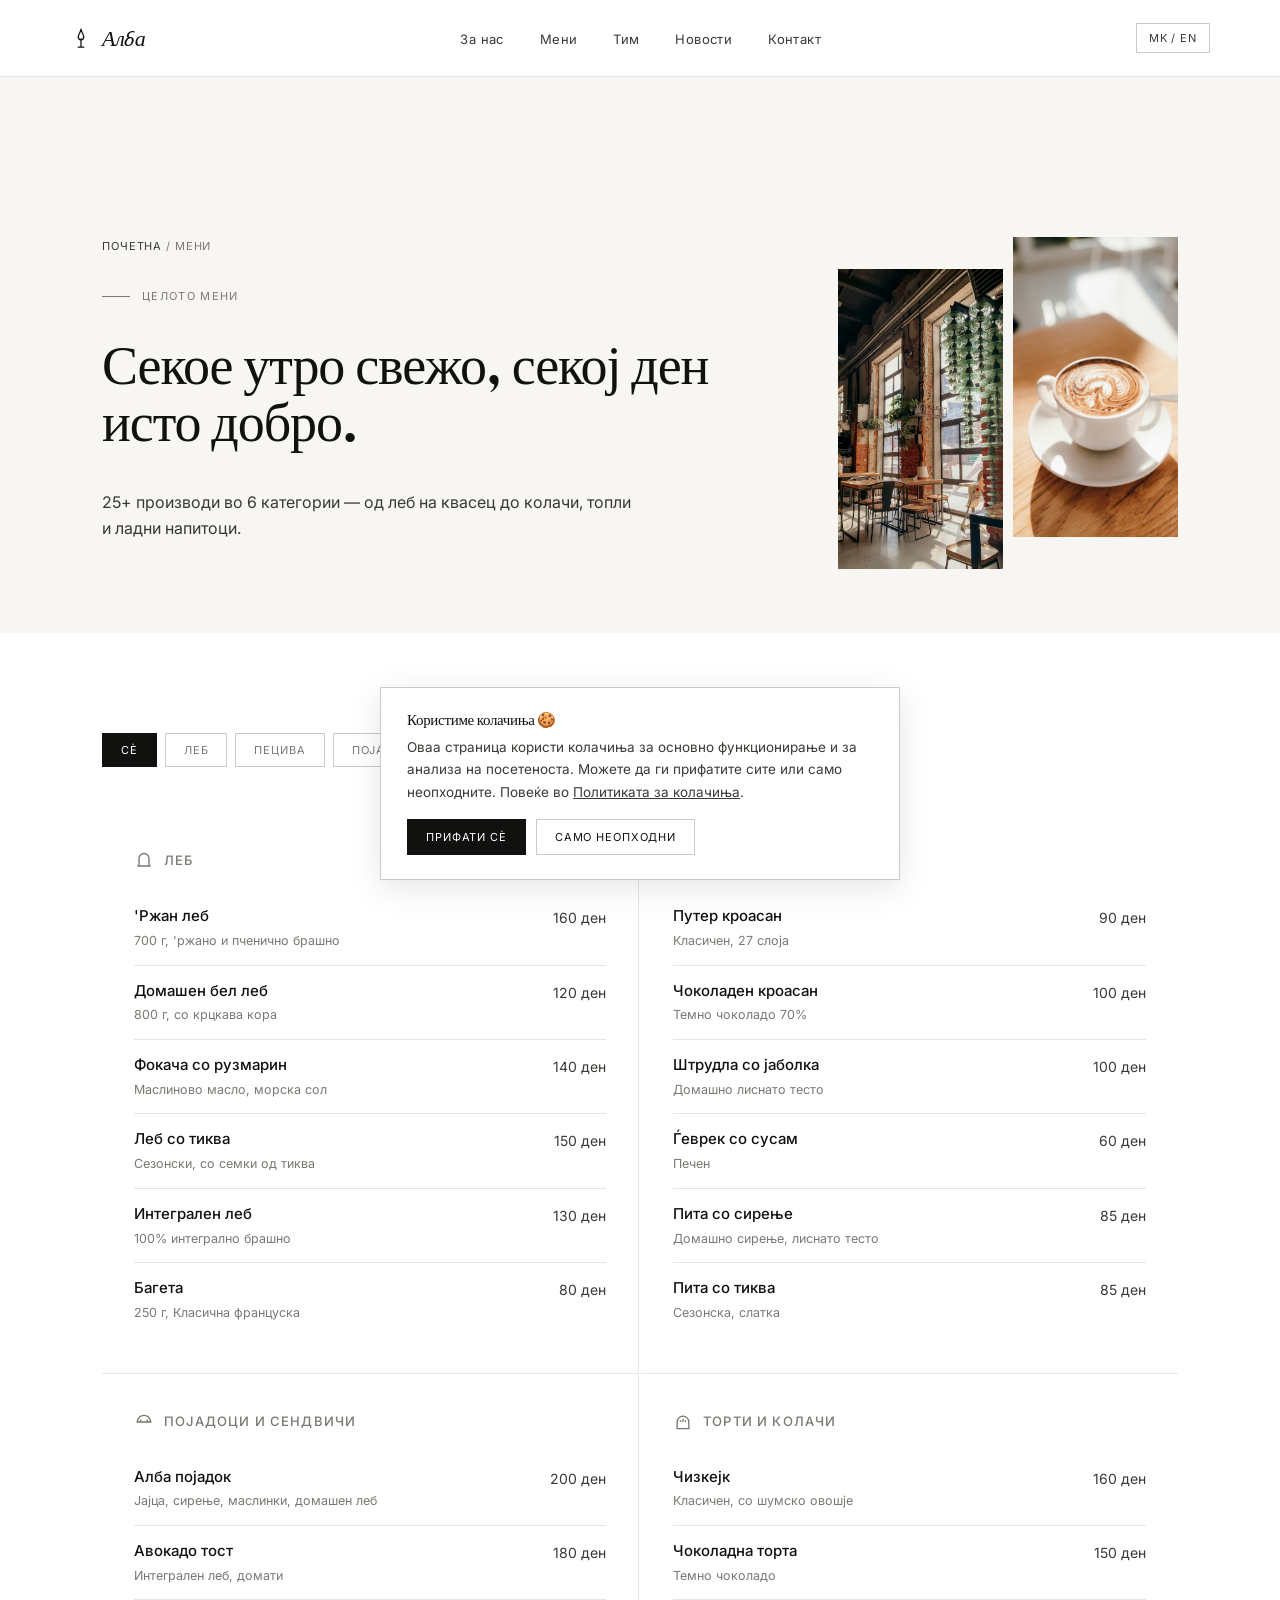
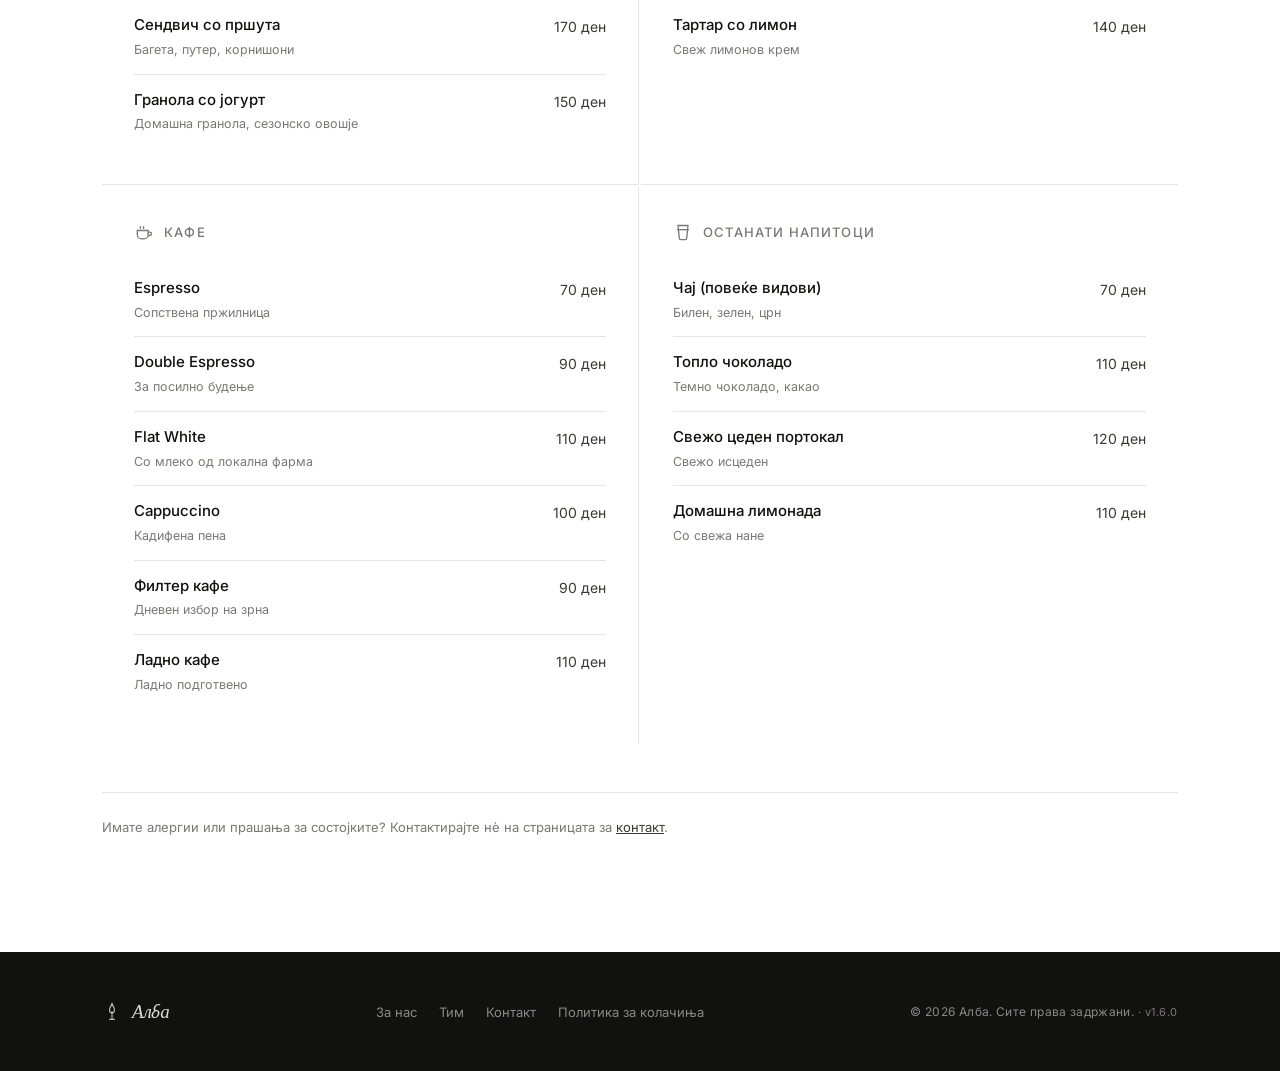
<file: menu.html>
<!DOCTYPE html>
<html lang="mk" data-lang="mk">
<head>
<meta charset="UTF-8">
<meta name="viewport" content="width=device-width, initial-scale=1.0">
<title>Мени — Алба, Кафе-Пекара</title>
<meta name="description" content="Целото мени на Алба — леб, пецива, кафе, топли и ладни напитоци, појадоци и торти.">
<link rel="preconnect" href="https://fonts.googleapis.com">
<link rel="preconnect" href="https://fonts.gstatic.com" crossorigin>
<link href="https://fonts.googleapis.com/css2?family=DM+Serif+Display:ital@0;1&family=Inter:wght@400;500;600&display=swap" rel="stylesheet">
<link rel="stylesheet" href="style.css">
</head>
<body>

<!-- ================= HEADER ================= -->
<header>
  <div class="wrap nav">
    <a href="index.html" class="logo" aria-label="Алба — почетна">
      <svg viewBox="0 0 24 24" fill="none"><path d="M12 2c0 4-3 5-3 9a3 3 0 0 0 6 0c0-4-3-5-3-9Z" stroke="var(--ink)" stroke-width="1.4"/><path d="M12 13v9M9 22h6" stroke="var(--ink)" stroke-width="1.4" stroke-linecap="round"/></svg>
      Алба
    </a>
    <nav>
      <ul class="nav-links">
        <li><a href="index.html#about" class="i18n-mk">За нас</a><a href="index.html#about" class="i18n-en">About</a></li>
        <li><a href="menu.html" class="i18n-mk">Мени</a><a href="menu.html" class="i18n-en">Menu</a></li>
        <li><a href="team.html" class="i18n-mk">Тим</a><a href="team.html" class="i18n-en">Team</a></li>
        <li><a href="news.html" class="i18n-mk">Новости</a><a href="news.html" class="i18n-en">News</a></li>
        <li><a href="index.html#contact" class="i18n-mk">Контакт</a><a href="index.html#contact" class="i18n-en">Contact</a></li>
      </ul>
    </nav>
    <div class="nav-right">
      <button class="lang-toggle" id="lang-toggle" aria-label="Смени јазик / Switch language">MK / EN</button>
      <button class="burger" id="burger" aria-label="Мени" aria-expanded="false">
        <span></span><span></span><span></span>
      </button>
    </div>
  </div>
  <ul class="nav-links" id="mobile-links" style="display:none; flex-direction:column; padding:0 28px 20px; gap:16px;">
    <li><a href="index.html#about" class="i18n-mk">За нас</a><a href="index.html#about" class="i18n-en">About</a></li>
    <li><a href="menu.html" class="i18n-mk">Мени</a><a href="menu.html" class="i18n-en">Menu</a></li>
    <li><a href="team.html" class="i18n-mk">Тим</a><a href="team.html" class="i18n-en">Team</a></li>
    <li><a href="news.html" class="i18n-mk">Новости</a><a href="news.html" class="i18n-en">News</a></li>
    <li><a href="index.html#contact" class="i18n-mk">Контакт</a><a href="index.html#contact" class="i18n-en">Contact</a></li>
  </ul>
</header>

<!-- ================= PAGE HERO ================= -->
<section class="page-hero">
  <div class="wrap">
    <div class="page-hero-images">
      <img src="menu1.jpg" alt="Алба мени" width="230" height="300">
      <img src="menu2.jpg" alt="Алба пецива" width="230" height="300">
    </div>
    <div class="breadcrumb"><a href="index.html" class="i18n-mk">Почетна</a><a href="index.html" class="i18n-en">Home</a> / <span class="i18n-mk">Мени</span><span class="i18n-en">Menu</span></div>
    <div class="eyebrow"><span class="i18n-mk">Целото мени</span><span class="i18n-en">Full menu</span></div>
    <h1 class="i18n-mk">Секое утро свежо, секој ден исто добро.</h1>
    <h1 class="i18n-en">Fresh every morning, just as good every day.</h1>
    <p class="i18n-mk">25+ производи во 6 категории — од леб на квасец до колачи, топли и ладни напитоци.</p>
    <p class="i18n-en">25+ products across 6 categories — from sourdough bread to cakes, hot and cold drinks.</p>
  </div>
</section>

<!-- ================= MENU ================= -->
<section class="menu">
  <div class="wrap">

    <div class="menu-filter" id="menu-filter">
      <button class="filter-btn active" data-filter="all"><span class="i18n-mk">Сè</span><span class="i18n-en">All</span></button>
      <button class="filter-btn" data-filter="bread"><span class="i18n-mk">Леб</span><span class="i18n-en">Bread</span></button>
      <button class="filter-btn" data-filter="pastry"><span class="i18n-mk">Пецива</span><span class="i18n-en">Pastries</span></button>
      <button class="filter-btn" data-filter="breakfast"><span class="i18n-mk">Појадок</span><span class="i18n-en">Breakfast</span></button>
      <button class="filter-btn" data-filter="cake"><span class="i18n-mk">Торти и колачи</span><span class="i18n-en">Cakes</span></button>
      <button class="filter-btn" data-filter="coffee"><span class="i18n-mk">Кафе</span><span class="i18n-en">Coffee</span></button>
      <button class="filter-btn" data-filter="drinks"><span class="i18n-mk">Останати напитоци</span><span class="i18n-en">Other drinks</span></button>
    </div>

    <div class="menu-cats-full">

      <div class="menu-cat" data-category="bread">
        <h3><svg viewBox="0 0 24 24" fill="none"><path d="M4 18h16M6 18V9a6 6 0 0 1 12 0v9" stroke="var(--ink-3)" stroke-width="1.6"/></svg><span class="i18n-mk">Леб</span><span class="i18n-en">Bread</span></h3>
        <div class="menu-item">
          <div><div class="menu-item-name i18n-mk">'Ржан леб</div><div class="menu-item-name i18n-en">Rye sourdough</div>
            <div class="menu-item-desc i18n-mk">700 г, 'ржано и пченично брашно</div>
            <div class="menu-item-desc i18n-en">700 g, rye and wheat flour</div>
          </div>
          <div class="menu-item-price">160 ден</div>
        </div>
        <div class="menu-item">
          <div><div class="menu-item-name i18n-mk">Домашен бел леб</div><div class="menu-item-name i18n-en">Country white loaf</div>
            <div class="menu-item-desc i18n-mk">800 г, со крцкава кора</div>
            <div class="menu-item-desc i18n-en">800 g, crackling crust</div>
          </div>
          <div class="menu-item-price">120 ден</div>
        </div>
        <div class="menu-item">
          <div><div class="menu-item-name i18n-mk">Фокача со рузмарин</div><div class="menu-item-name i18n-en">Rosemary focaccia</div>
            <div class="menu-item-desc i18n-mk">Маслиново масло, морска сол</div>
            <div class="menu-item-desc i18n-en">Olive oil, sea salt</div>
          </div>
          <div class="menu-item-price">140 ден</div>
        </div>
        <div class="menu-item">
          <div><div class="menu-item-name i18n-mk">Леб со тиква</div><div class="menu-item-name i18n-en">Pumpkin bread</div>
            <div class="menu-item-desc i18n-mk">Сезонски, со семки од тиква</div>
            <div class="menu-item-desc i18n-en">Seasonal, with pumpkin seeds</div>
          </div>
          <div class="menu-item-price">150 ден</div>
        </div>
        <div class="menu-item">
          <div><div class="menu-item-name i18n-mk">Интегрален леб</div><div class="menu-item-name i18n-en">Whole-wheat loaf</div>
            <div class="menu-item-desc i18n-mk">100% интегрално брашно</div>
            <div class="menu-item-desc i18n-en">100% whole-wheat flour</div>
          </div>
          <div class="menu-item-price">130 ден</div>
        </div>
        <div class="menu-item">
          <div><div class="menu-item-name i18n-mk">Багета</div><div class="menu-item-name i18n-en">Baguette</div>
            <div class="menu-item-desc i18n-mk">250 г, Класична француска</div>
            <div class="menu-item-desc i18n-en">250 g, Classic French</div>
          </div>
          <div class="menu-item-price">80 ден</div>
        </div>
      </div>

      <div class="menu-cat" data-category="pastry">
        <h3><svg viewBox="0 0 24 24" fill="none"><path d="M4 4h13v4a5 5 0 0 1-5 5H9a5 5 0 0 1-5-5V4Z" stroke="var(--ink-3)" stroke-width="1.6"/><path d="M17 6h2a2 2 0 0 1 0 4h-2M6 20h9" stroke="var(--ink-3)" stroke-width="1.6"/></svg><span class="i18n-mk">Пецива</span><span class="i18n-en">Pastries</span></h3>
        <div class="menu-item">
          <div><div class="menu-item-name i18n-mk">Путер кроасан</div><div class="menu-item-name i18n-en">Butter croissant</div>
            <div class="menu-item-desc i18n-mk">Класичен, 27 слоја</div>
            <div class="menu-item-desc i18n-en">Classic, 27 layers</div>
          </div>
          <div class="menu-item-price">90 ден</div>
        </div>
        <div class="menu-item">
          <div><div class="menu-item-name i18n-mk">Чоколаден кроасан</div><div class="menu-item-name i18n-en">Chocolate croissant</div>
            <div class="menu-item-desc i18n-mk">Темно чоколадо 70%</div>
            <div class="menu-item-desc i18n-en">70% dark chocolate</div>
          </div>
          <div class="menu-item-price">100 ден</div>
        </div>
        <div class="menu-item">
          <div><div class="menu-item-name i18n-mk">Штрудла со јаболка</div><div class="menu-item-name i18n-en">Apple strudel</div>
            <div class="menu-item-desc i18n-mk">Домашно лиснато тесто</div>
            <div class="menu-item-desc i18n-en">Hand-stretched dough</div>
          </div>
          <div class="menu-item-price">100 ден</div>
        </div>
        <div class="menu-item">
          <div><div class="menu-item-name i18n-mk">Ѓеврек со сусам</div><div class="menu-item-name i18n-en">Sesame simit</div>
            <div class="menu-item-desc i18n-mk">Печен</div>
            <div class="menu-item-desc i18n-en">Baked</div>
          </div>
          <div class="menu-item-price">60 ден</div>
        </div>
        <div class="menu-item">
          <div><div class="menu-item-name i18n-mk">Пита со сирење</div><div class="menu-item-name i18n-en">Cheese pie slice</div>
            <div class="menu-item-desc i18n-mk">Домашно сирење, лиснато тесто</div>
            <div class="menu-item-desc i18n-en">Farmer's cheese, filo dough</div>
          </div>
          <div class="menu-item-price">85 ден</div>
        </div>
        <div class="menu-item">
          <div><div class="menu-item-name i18n-mk">Пита со тиква</div><div class="menu-item-name i18n-en">Pumpkin pie slice</div>
            <div class="menu-item-desc i18n-mk">Сезонска, слатка</div>
            <div class="menu-item-desc i18n-en">Seasonal, sweet</div>
          </div>
          <div class="menu-item-price">85 ден</div>
        </div>
      </div>

      <div class="menu-cat" data-category="breakfast">
        <h3><svg viewBox="0 0 24 24" fill="none"><path d="M4 12a8 8 0 1 1 16 0" stroke="var(--ink-3)" stroke-width="1.6"/><path d="M3 12h18M8 12V9M16 12V9" stroke="var(--ink-3)" stroke-width="1.6"/></svg><span class="i18n-mk">Појадоци и сендвичи</span><span class="i18n-en">Breakfast & sandwiches</span></h3>
        <div class="menu-item">
          <div><div class="menu-item-name i18n-mk">Алба појадок</div><div class="menu-item-name i18n-en">The Alba breakfast</div>
            <div class="menu-item-desc i18n-mk">Јајца, сирење, маслинки, домашен леб</div>
            <div class="menu-item-desc i18n-en">Eggs, cheese, olives, house bread</div>
          </div>
          <div class="menu-item-price">200 ден</div>
        </div>
        <div class="menu-item">
          <div><div class="menu-item-name i18n-mk">Авокадо тост</div><div class="menu-item-name i18n-en">Avocado toast</div>
            <div class="menu-item-desc i18n-mk">Интегрален леб, домати</div>
            <div class="menu-item-desc i18n-en">Whole-wheat bread, tomatoes</div>
          </div>
          <div class="menu-item-price">180 ден</div>
        </div>
        <div class="menu-item">
          <div><div class="menu-item-name i18n-mk">Сендвич со пршута</div><div class="menu-item-name i18n-en">Prosciutto sandwich</div>
            <div class="menu-item-desc i18n-mk">Багета, путер, корнишони</div>
            <div class="menu-item-desc i18n-en">Baguette, butter, cornichons</div>
          </div>
          <div class="menu-item-price">170 ден</div>
        </div>
        <div class="menu-item">
          <div><div class="menu-item-name i18n-mk">Гранола со јогурт</div><div class="menu-item-name i18n-en">Granola with yogurt</div>
            <div class="menu-item-desc i18n-mk">Домашна гранола, сезонско овошје</div>
            <div class="menu-item-desc i18n-en">House granola, seasonal fruit</div>
          </div>
          <div class="menu-item-price">150 ден</div>
        </div>
      </div>

      <div class="menu-cat" data-category="cake">
        <h3><svg viewBox="0 0 24 24" fill="none"><path d="M4 20h16M5 20V12a7 7 0 0 1 14 0v8" stroke="var(--ink-3)" stroke-width="1.6"/><path d="M9 12v-2M12 12V8M15 12v-2" stroke="var(--ink-3)" stroke-width="1.6"/></svg><span class="i18n-mk">Торти и колачи</span><span class="i18n-en">Cakes & desserts</span></h3>
        <div class="menu-item">
          <div><div class="menu-item-name i18n-mk">Чизкејк</div><div class="menu-item-name i18n-en">Cheesecake</div>
            <div class="menu-item-desc i18n-mk">Класичен, со шумско овошје</div>
            <div class="menu-item-desc i18n-en">Classic, with forest berries</div>
          </div>
          <div class="menu-item-price">160 ден</div>
        </div>
        <div class="menu-item">
          <div><div class="menu-item-name i18n-mk">Чоколадна торта</div><div class="menu-item-name i18n-en">Chocolate cake</div>
            <div class="menu-item-desc i18n-mk">Темно чоколадо</div>
            <div class="menu-item-desc i18n-en">Dark chocolate</div>
          </div>
          <div class="menu-item-price">150 ден</div>
        </div>
        <div class="menu-item">
          <div><div class="menu-item-name i18n-mk">Тартар со лимон</div><div class="menu-item-name i18n-en">Lemon tart</div>
            <div class="menu-item-desc i18n-mk">Свеж лимонов крем</div>
            <div class="menu-item-desc i18n-en">Fresh lemon curd</div>
          </div>
          <div class="menu-item-price">140 ден</div>
        </div>
      </div>

      <div class="menu-cat" data-category="coffee">
        <h3><svg viewBox="0 0 24 24" fill="none"><path d="M4 9h13v5a5 5 0 0 1-5 5H9a5 5 0 0 1-5-5V9Z" stroke="var(--ink-3)" stroke-width="1.6"/><path d="M17 11h2a2 2 0 0 1 0 4h-2M8 4c-1 1-1 2 0 3M12 4c-1 1-1 2 0 3" stroke="var(--ink-3)" stroke-width="1.6"/></svg><span class="i18n-mk">Кафе</span><span class="i18n-en">Coffee</span></h3>
        <div class="menu-item">
          <div><div class="menu-item-name">Espresso</div>
            <div class="menu-item-desc i18n-mk">Сопствена пржилница</div>
            <div class="menu-item-desc i18n-en">Our own roast</div>
          </div>
          <div class="menu-item-price">70 ден</div>
        </div>
        <div class="menu-item">
          <div><div class="menu-item-name">Double Espresso</div>
            <div class="menu-item-desc i18n-mk">За посилно будење</div>
            <div class="menu-item-desc i18n-en">For a stronger wake-up</div>
          </div>
          <div class="menu-item-price">90 ден</div>
        </div>
        <div class="menu-item">
          <div><div class="menu-item-name">Flat White</div>
            <div class="menu-item-desc i18n-mk">Со млеко од локална фарма</div>
            <div class="menu-item-desc i18n-en">Local farm milk</div>
          </div>
          <div class="menu-item-price">110 ден</div>
        </div>
        <div class="menu-item">
          <div><div class="menu-item-name">Cappuccino</div>
            <div class="menu-item-desc i18n-mk">Кадифена пена</div>
            <div class="menu-item-desc i18n-en">Velvety foam</div>
          </div>
          <div class="menu-item-price">100 ден</div>
        </div>
        <div class="menu-item">
          <div><div class="menu-item-name i18n-mk">Филтер кафе</div><div class="menu-item-name i18n-en">Filter coffee</div>
            <div class="menu-item-desc i18n-mk">Дневен избор на зрна</div>
            <div class="menu-item-desc i18n-en">Daily bean selection</div>
          </div>
          <div class="menu-item-price">90 ден</div>
        </div>
        <div class="menu-item">
          <div><div class="menu-item-name i18n-mk">Ладно кафе</div><div class="menu-item-name i18n-en">Iced coffee</div>
            <div class="menu-item-desc i18n-mk">Ладно подготвено</div>
            <div class="menu-item-desc i18n-en">Cold-brewed</div>
          </div>
          <div class="menu-item-price">110 ден</div>
        </div>
      </div>

      <div class="menu-cat" data-category="drinks">
        <h3><svg viewBox="0 0 24 24" fill="none"><path d="M6 3h12l-1.5 15a2 2 0 0 1-2 2h-5a2 2 0 0 1-2-2L6 3Z" stroke="var(--ink-3)" stroke-width="1.6"/><path d="M5 8h14" stroke="var(--ink-3)" stroke-width="1.6"/></svg><span class="i18n-mk">Останати напитоци</span><span class="i18n-en">Other drinks</span></h3>
        <div class="menu-item">
          <div><div class="menu-item-name i18n-mk">Чај (повеќе видови)</div><div class="menu-item-name i18n-en">Tea (several kinds)</div>
            <div class="menu-item-desc i18n-mk">Билен, зелен, црн</div>
            <div class="menu-item-desc i18n-en">Herbal, green, black</div>
          </div>
          <div class="menu-item-price">70 ден</div>
        </div>
        <div class="menu-item">
          <div><div class="menu-item-name i18n-mk">Топло чоколадо</div><div class="menu-item-name i18n-en">Hot chocolate</div>
            <div class="menu-item-desc i18n-mk">Темно чоколадо, какао</div>
            <div class="menu-item-desc i18n-en">Dark chocolate, cacao</div>
          </div>
          <div class="menu-item-price">110 ден</div>
        </div>
        <div class="menu-item">
          <div><div class="menu-item-name i18n-mk">Свежо цеден портокал</div><div class="menu-item-name i18n-en">Fresh orange juice</div>
            <div class="menu-item-desc i18n-mk">Свежо исцеден</div>
            <div class="menu-item-desc i18n-en">freshly squeezed</div>
          </div>
          <div class="menu-item-price">120 ден</div>
        </div>
        <div class="menu-item">
          <div><div class="menu-item-name i18n-mk">Домашна лимонада</div><div class="menu-item-name i18n-en">House lemonade</div>
            <div class="menu-item-desc i18n-mk">Со свежа нане</div>
            <div class="menu-item-desc i18n-en">With fresh mint</div>
          </div>
          <div class="menu-item-price">110 ден</div>
        </div>
      </div>

    </div>

    <p class="menu-note">
      <span class="i18n-mk">Имате алергии или прашања за состојките? Контактирајте нè на страницата за </span><span class="i18n-en">Have allergies or ingredient questions? Reach us on the </span><a href="index.html#contact"><span class="i18n-mk">контакт</span><span class="i18n-en">contact</span></a><span class="i18n-mk">.</span><span class="i18n-en"> page.</span>
    </p>
  </div>
</section>

<!-- ================= FOOTER ================= -->
<footer>
  <div class="wrap footer-grid">
    <a href="index.html" class="logo" style="font-size:19px;">
      <svg viewBox="0 0 24 24" fill="none" style="width:20px;height:20px;"><path d="M12 2c0 4-3 5-3 9a3 3 0 0 0 6 0c0-4-3-5-3-9Z" stroke="var(--ink)" stroke-width="1.4"/><path d="M12 13v9M9 22h6" stroke="var(--ink)" stroke-width="1.4" stroke-linecap="round"/></svg>
      Алба
    </a>
    <ul class="footer-links">
      <li><a href="index.html#about" class="i18n-mk">За нас</a><a href="index.html#about" class="i18n-en">About</a></li>
      <li><a href="team.html" class="i18n-mk">Тим</a><a href="team.html" class="i18n-en">Team</a></li>
      <li><a href="index.html#contact" class="i18n-mk">Контакт</a><a href="index.html#contact" class="i18n-en">Contact</a></li>
      <li><a href="cookie-policy.html" class="i18n-mk">Политика за колачиња</a><a href="cookie-policy.html" class="i18n-en">Cookie policy</a></li>
    </ul>
    <div class="footer-small">
      © 2026 Алба. <span class="i18n-mk">Сите права задржани.</span><span class="i18n-en">All rights reserved.</span>
      <span class="version-badge"> · v1.6.0</span>
    </div>
  </div>
</footer>

<!-- ================= COOKIE BANNER ================= -->
<div id="cookie-banner" role="dialog" aria-live="polite">
  <h4 class="i18n-mk">Користиме колачиња 🍪</h4>
  <h4 class="i18n-en">We use cookies 🍪</h4>
  <p class="i18n-mk">Оваа страница користи колачиња за основно функционирање и за анализа на посетеноста. Можете да ги прифатите сите или само неопходните. Повеќе во <a href="cookie-policy.html" >Политиката за колачиња</a>.</p>
  <p class="i18n-en">This site uses cookies for basic functionality and traffic analysis. You can accept all cookies or only the necessary ones. More in our <a href="cookie-policy.html" >Cookie Policy</a>.</p>
  <div class="cookie-actions">
    <button class="btn btn-primary" id="cookie-accept"><span class="i18n-mk">Прифати сè</span><span class="i18n-en">Accept all</span></button>
    <button class="btn btn-outline on-light" id="cookie-necessary" ><span class="i18n-mk">Само неопходни</span><span class="i18n-en">Necessary only</span></button>
  </div>
</div>

<script src="script.js"></script>
<script>
  // Menu category filter (only on menu.html)
  const filterBtns = document.querySelectorAll('#menu-filter .filter-btn');
  const cats = document.querySelectorAll('.menu-cat[data-category]');
  filterBtns.forEach(btn => {
    btn.addEventListener('click', () => {
      filterBtns.forEach(b => b.classList.remove('active'));
      btn.classList.add('active');
      const filter = btn.dataset.filter;
      cats.forEach(cat => {
        cat.hidden = !(filter === 'all' || cat.dataset.category === filter);
      });
    });
  });
</script>
</body>
</html>
</file>
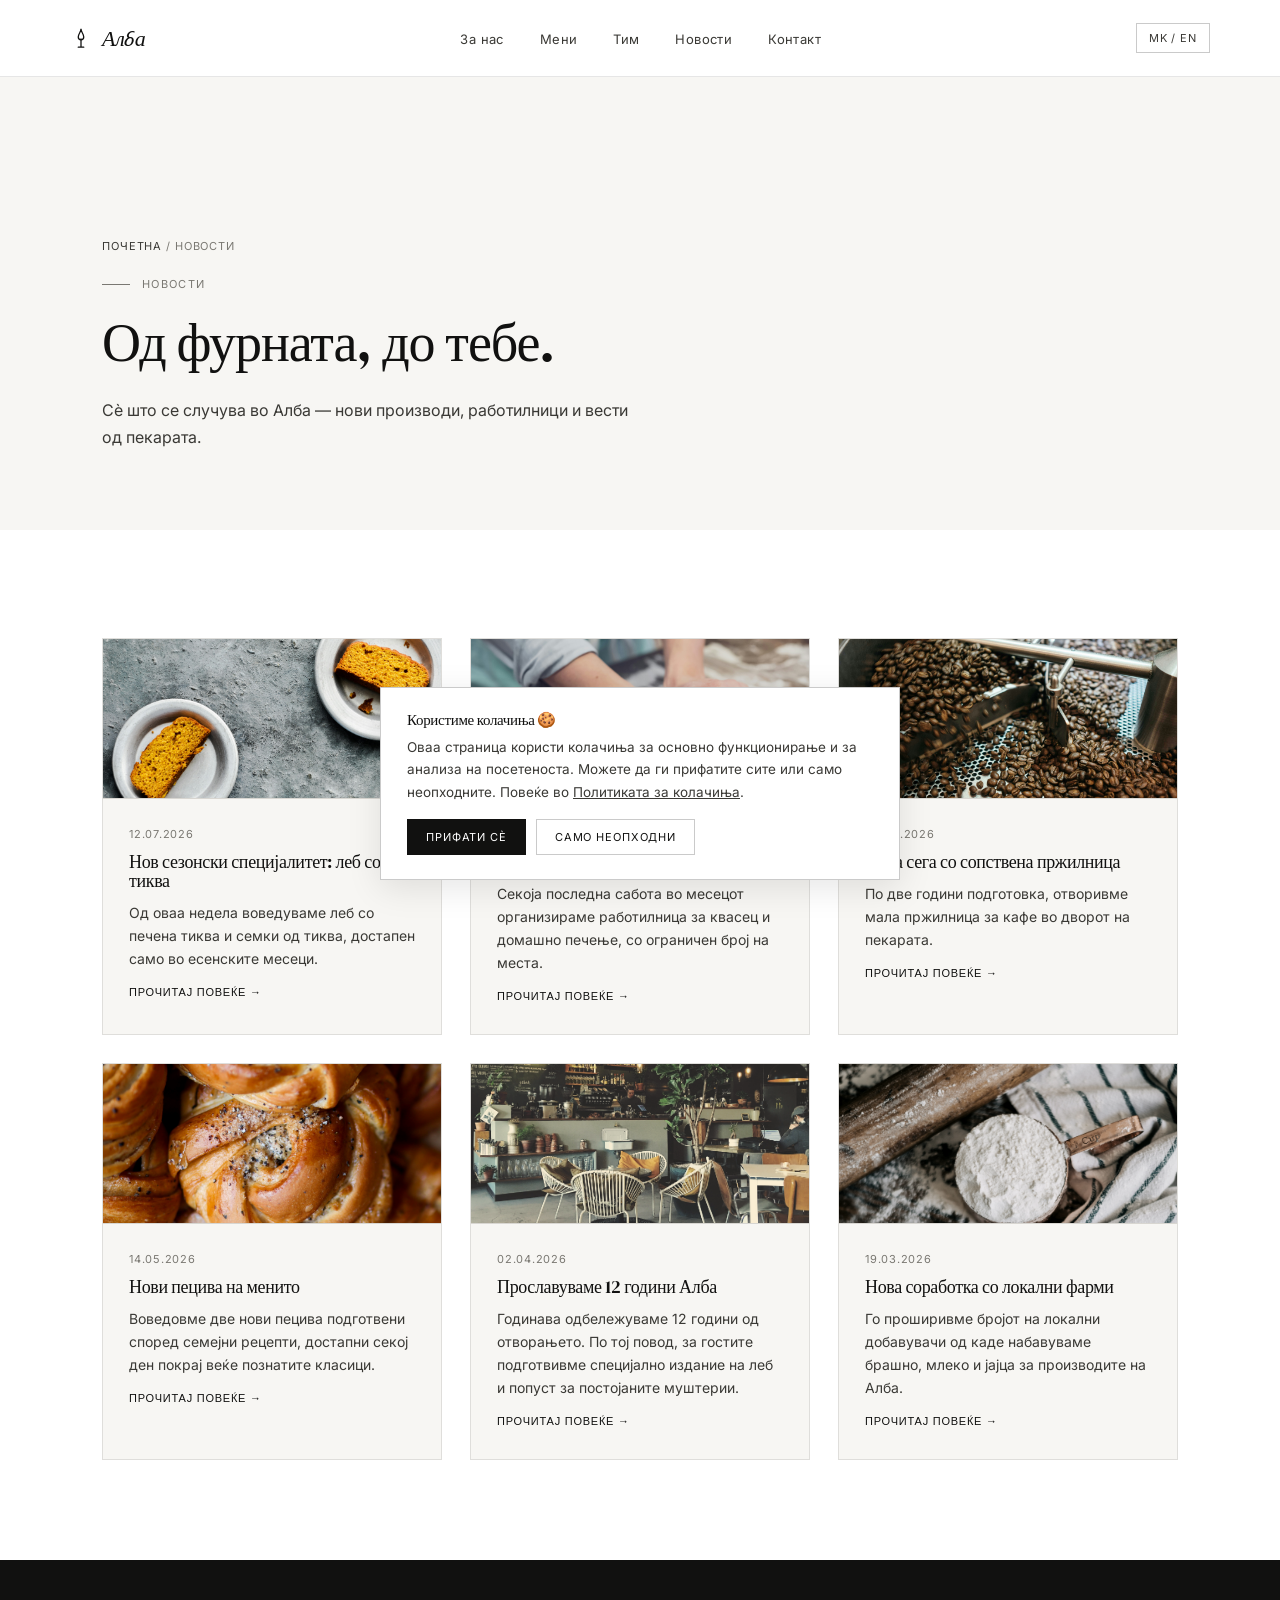
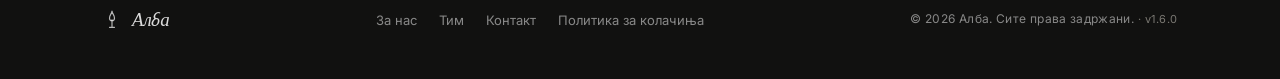
<file: news.html>
<!DOCTYPE html>
<html lang="mk" data-lang="mk">
<head>
<meta charset="UTF-8">
<meta name="viewport" content="width=device-width, initial-scale=1.0">
<title>Новости — Алба, Кафе-Пекара</title>
<meta name="description" content="Сите новости од Алба — нови производи, работилници и вести од пекарата.">
<link rel="preconnect" href="https://fonts.googleapis.com">
<link rel="preconnect" href="https://fonts.gstatic.com" crossorigin>
<link href="https://fonts.googleapis.com/css2?family=DM+Serif+Display:ital@0;1&family=Inter:wght@400;500;600&display=swap" rel="stylesheet">
<link rel="stylesheet" href="style.css">
</head>
<body>

<!-- ================= HEADER ================= -->
<header>
  <div class="wrap nav">
    <a href="index.html" class="logo" aria-label="Алба — почетна">
      <svg viewBox="0 0 24 24" fill="none"><path d="M12 2c0 4-3 5-3 9a3 3 0 0 0 6 0c0-4-3-5-3-9Z" stroke="var(--ink)" stroke-width="1.4"/><path d="M12 13v9M9 22h6" stroke="var(--ink)" stroke-width="1.4" stroke-linecap="round"/></svg>
      Алба
    </a>
    <nav>
      <ul class="nav-links">
        <li><a href="index.html#about" class="i18n-mk">За нас</a><a href="index.html#about" class="i18n-en">About</a></li>
        <li><a href="menu.html" class="i18n-mk">Мени</a><a href="menu.html" class="i18n-en">Menu</a></li>
        <li><a href="team.html" class="i18n-mk">Тим</a><a href="team.html" class="i18n-en">Team</a></li>
        <li><a href="news.html" class="i18n-mk">Новости</a><a href="news.html" class="i18n-en">News</a></li>
        <li><a href="index.html#contact" class="i18n-mk">Контакт</a><a href="index.html#contact" class="i18n-en">Contact</a></li>
      </ul>
    </nav>
    <div class="nav-right">
      <button class="lang-toggle" id="lang-toggle" aria-label="Смени јазик / Switch language">MK / EN</button>
      <button class="burger" id="burger" aria-label="Мени" aria-expanded="false">
        <span></span><span></span><span></span>
      </button>
    </div>
  </div>
  <ul class="nav-links" id="mobile-links" style="display:none; flex-direction:column; padding:0 28px 20px; gap:16px;">
    <li><a href="index.html#about" class="i18n-mk">За нас</a><a href="index.html#about" class="i18n-en">About</a></li>
    <li><a href="menu.html" class="i18n-mk">Мени</a><a href="menu.html" class="i18n-en">Menu</a></li>
    <li><a href="team.html" class="i18n-mk">Тим</a><a href="team.html" class="i18n-en">Team</a></li>
    <li><a href="news.html" class="i18n-mk">Новости</a><a href="news.html" class="i18n-en">News</a></li>
    <li><a href="index.html#contact" class="i18n-mk">Контакт</a><a href="index.html#contact" class="i18n-en">Contact</a></li>
  </ul>
</header>

<!-- ================= PAGE HERO ================= -->
<section class="page-hero">
  <div class="wrap">
    <div class="breadcrumb"><a href="index.html" class="i18n-mk">Почетна</a><a href="index.html" class="i18n-en">Home</a> / <span class="i18n-mk">Новости</span><span class="i18n-en">News</span></div>
    <div class="eyebrow"><span class="i18n-mk">Новости</span><span class="i18n-en">News</span></div>
    <h1 class="i18n-mk">Од фурната, до тебе.</h1>
    <h1 class="i18n-en">From the oven, to you.</h1>
    <p class="i18n-mk">Сè што се случува во Алба — нови производи, работилници и вести од пекарата.</p>
    <p class="i18n-en">Everything happening at Alba — new products, workshops and news from the bakery.</p>
  </div>
</section>

<!-- ================= NEWS GRID ================= -->
<section class="blog" style="padding-top:56px;">
  <div class="wrap">
    <div class="blog-grid">
      <article class="post">
        <div class="post-media"><img src="news1.jpg" alt="Нов сезонски специјалитет: леб со тиква" loading="lazy"></div>
        <div class="post-body">
          <span class="post-date">12.07.2026</span>
          <h3 class="i18n-mk">Нов сезонски специјалитет: леб со тиква</h3>
          <h3 class="i18n-en">New seasonal special: pumpkin bread</h3>
          <p class="i18n-mk">Од оваа недела воведуваме леб со печена тиква и семки од тиква, достапен само во есенските месеци.</p>
          <p class="i18n-en">Starting this week we're introducing roasted pumpkin bread with pumpkin seeds, available only in the autumn months.</p>
          <div class="post-full" id="post-full-1">
            <p class="i18n-mk">Тестото се меси со пире од печена тиква, а одозгора се посипува со препечени семки од тиква и сусам. Лебот е сладок и одлично се вклопува со путер и мед. Достапен е секој ден, во ограничена количина од по 25 парчиња, се додека трае сезоната на тиква — вообичаено од средина на септември до крајот на ноември.</p>
            <p class="i18n-en">The dough is mixed with roasted pumpkin purée, then topped with toasted pumpkin seeds and a sesame blend. The bread is sweet, and pairs perfectly with butter or honey. Available daily in a limited batch of 25 loaves, for as long as pumpkin season lasts — usually mid-September through late November.</p>
          </div>
          <button type="button" class="post-link post-toggle" data-target="post-full-1">
            <span class="i18n-mk more-label">Прочитај повеќе →</span>
            <span class="i18n-en more-label">Read more →</span>
            <span class="i18n-mk less-label" hidden>Затвори ×</span>
            <span class="i18n-en less-label" hidden>Close ×</span>
          </button>
        </div>
      </article>

      <article class="post">
        <div class="post-media"><img src="news2.jpg" alt="Работилница: печење домашен леб" loading="lazy"></div>
        <div class="post-body">
          <span class="post-date">28.06.2026</span>
          <h3 class="i18n-mk">Работилница: печење домашен леб</h3>
          <h3 class="i18n-en">Workshop: baking bread at home</h3>
          <p class="i18n-mk">Секоја последна сабота во месецот организираме работилница за квасец и домашно печење, со ограничен број на места.</p>
          <p class="i18n-en">Every last Saturday of the month we host a sourdough & home-baking workshop, with limited spots.</p>
          <div class="post-full" id="post-full-2">
            <p class="i18n-mk">Работилницата трае околу три часа и вклучува подготовка на сопствен квасец за носење дома, замесување и обликување леб, како и објаснување на процесот на ферментација. Учеството чини 900 денари по лице и вклучува сите состојки, материјали и кафе или чај. Групата е ограничена на 10 луѓе за да секој добие лично внимание. Пријавување преку контакт формата на почетната страница или на телефонскиот број наведен во делот „Контакт“.</p>
            <p class="i18n-en">The workshop runs about three hours and covers preparing your own sourdough starter to take home, kneading and shaping bread, and understanding fermentation. Participation costs 900 denars per person and includes all ingredients, materials, and coffee or tea. The group is capped at 10 people for hands-on attention. Sign up via the contact form on the home page or the phone number listed in the Contact section.</p>
          </div>
          <button type="button" class="post-link post-toggle" data-target="post-full-2">
            <span class="i18n-mk more-label">Прочитај повеќе →</span>
            <span class="i18n-en more-label">Read more →</span>
            <span class="i18n-mk less-label" hidden>Затвори ×</span>
            <span class="i18n-en less-label" hidden>Close ×</span>
          </button>
        </div>
      </article>

      <article class="post">
        <div class="post-media"><img src="news3.jpg" alt="Алба сега со сопствена пржилница" loading="lazy"></div>
        <div class="post-body">
          <span class="post-date">03.06.2026</span>
          <h3 class="i18n-mk">Алба сега со сопствена пржилница</h3>
          <h3 class="i18n-en">Alba now roasts its own coffee</h3>
          <p class="i18n-mk">По две години подготовка, отворивме мала пржилница за кафе во дворот на пекарата.</p>
          <p class="i18n-en">After two years of preparation, we opened a small coffee roastery in the bakery's courtyard.</p>
          <div class="post-full" id="post-full-3">
            <p class="i18n-mk">Пржилницата има капацитет од 12 килограми по серија. Секоја серија се пржи рачно, а профилот на пржење се прилагодува според потеклото на зрната. Со ова, целиот пат на кафето — од зрно до чаша — се одвива во рамките на Алба, а гостите можат да купат и пакувано кафе за дома.</p>
            <p class="i18n-en">The roastery has a 12-kilogram batch capacity. Every batch is roasted by hand, with the roast profile adjusted to the origin of the beans. With this, the entire journey of the coffee — from bean to cup — now happens within Alba, and guests can also buy bagged coffee to take home.</p>
          </div>
          <button type="button" class="post-link post-toggle" data-target="post-full-3">
            <span class="i18n-mk more-label">Прочитај повеќе →</span>
            <span class="i18n-en more-label">Read more →</span>
            <span class="i18n-mk less-label" hidden>Затвори ×</span>
            <span class="i18n-en less-label" hidden>Close ×</span>
          </button>
        </div>
      </article>

      <article class="post">
        <div class="post-media"><img src="news4.jpg" alt="Нови пецива на менито" loading="lazy"></div>
        <div class="post-body">
          <span class="post-date">14.05.2026</span>
          <h3 class="i18n-mk">Нови пецива на менито</h3>
          <h3 class="i18n-en">New pastries on the menu</h3>
          <p class="i18n-mk">Воведовме две нови пецива подготвени според семејни рецепти, достапни секој ден покрај веќе познатите класици.</p>
          <p class="i18n-en">We introduced two new pastries made from family recipes, available daily alongside our existing classics.</p>
          <div class="post-full" id="post-full-4">
            <p class="i18n-mk">Новите пецива вклучуваат ролат со ореви и пита со спанаќ и сирење. Сите се подготвуваат рачно секое утро со истите состојки како и остатокот од менито — домашно тесто, локални јајца и путер без адитиви.</p>
            <p class="i18n-en">The new pastries include a walnut roll and a spinach and cheese pie. They're all hand-made every morning using the same ingredients as the rest of the menu — house dough, local eggs, and additive-free butter.</p>
          </div>
          <button type="button" class="post-link post-toggle" data-target="post-full-4">
            <span class="i18n-mk more-label">Прочитај повеќе →</span>
            <span class="i18n-en more-label">Read more →</span>
            <span class="i18n-mk less-label" hidden>Затвори ×</span>
            <span class="i18n-en less-label" hidden>Close ×</span>
          </button>
        </div>
      </article>

      <article class="post">
        <div class="post-media tone-warm"><img src="news5.jpg" alt="Прославуваме 12 години Алба" loading="lazy"></div>
        <div class="post-body">
          <span class="post-date">02.04.2026</span>
          <h3 class="i18n-mk">Прославуваме 12 години Алба</h3>
          <h3 class="i18n-en">Celebrating 12 years of Alba</h3>
          <p class="i18n-mk">Годинава одбележуваме 12 години од отворањето. По тој повод, за гостите подготвивме специјално издание на леб и попуст за постојаните муштерии.</p>
          <p class="i18n-en">This year marks 12 years since we opened. To celebrate, we made a special-edition loaf and a discount for our regulars.</p>
          <div class="post-full" id="post-full-5">
            <p class="i18n-mk">Специјалното издание леб е печено според истиот рецепт со кој започна Алба во 2012 година, со ражно брашно и семки од сончоглед. Достапен е само во текот на јубилејната недела. Постојаните муштерии добија картичка со попуст од 10% на секоја нарачка над 300 денари.</p>
            <p class="i18n-en">The special-edition loaf is baked to the same recipe Alba started with in 2012, made with rye flour and sunflower seeds. It's available only during the anniversary week. Regulars received a card offering 10% off any order over 300 denars.</p>
          </div>
          <button type="button" class="post-link post-toggle" data-target="post-full-5">
            <span class="i18n-mk more-label">Прочитај повеќе →</span>
            <span class="i18n-en more-label">Read more →</span>
            <span class="i18n-mk less-label" hidden>Затвори ×</span>
            <span class="i18n-en less-label" hidden>Close ×</span>
          </button>
        </div>
      </article>

      <article class="post">
        <div class="post-media tone-cool"><img src="news6.jpg" alt="Нова соработка со локални фарми" loading="lazy"></div>
        <div class="post-body">
          <span class="post-date">19.03.2026</span>
          <h3 class="i18n-mk">Нова соработка со локални фарми</h3>
          <h3 class="i18n-en">New partnership with local farms</h3>
          <p class="i18n-mk">Го проширивме бројот на локални добавувачи од каде набавуваме брашно, млеко и јајца за производите на Алба.</p>
          <p class="i18n-en">We expanded the number of local suppliers we source flour, milk and eggs from for Alba's products.</p>
          <div class="post-full" id="post-full-6">
            <p class="i18n-mk">Сега соработуваме со три семејни фарми во околината на Скопје. Целта е поголема свежина и поддршка на локалната економија. Промената веќе се чувствува во вкусот на лебот и  пецивата.</p>
            <p class="i18n-en">We now work with three family farms around Skopje. The goal is greater freshness and supporting the local economy. The change is already noticeable in the taste of the bread and the pastries.</p>
          </div>
          <button type="button" class="post-link post-toggle" data-target="post-full-6">
            <span class="i18n-mk more-label">Прочитај повеќе →</span>
            <span class="i18n-en more-label">Read more →</span>
            <span class="i18n-mk less-label" hidden>Затвори ×</span>
            <span class="i18n-en less-label" hidden>Close ×</span>
          </button>
        </div>
      </article>
    </div>
  </div>
</section>

<!-- ================= FOOTER ================= -->
<footer>
  <div class="wrap footer-grid">
    <a href="index.html" class="logo" style="font-size:19px;">
      <svg viewBox="0 0 24 24" fill="none" style="width:20px;height:20px;"><path d="M12 2c0 4-3 5-3 9a3 3 0 0 0 6 0c0-4-3-5-3-9Z" stroke="var(--ink)" stroke-width="1.4"/><path d="M12 13v9M9 22h6" stroke="var(--ink)" stroke-width="1.4" stroke-linecap="round"/></svg>
      Алба
    </a>
    <ul class="footer-links">
      <li><a href="index.html#about" class="i18n-mk">За нас</a><a href="index.html#about" class="i18n-en">About</a></li>
      <li><a href="team.html" class="i18n-mk">Тим</a><a href="team.html" class="i18n-en">Team</a></li>
      <li><a href="index.html#contact" class="i18n-mk">Контакт</a><a href="index.html#contact" class="i18n-en">Contact</a></li>
      <li><a href="cookie-policy.html" class="i18n-mk">Политика за колачиња</a><a href="cookie-policy.html" class="i18n-en">Cookie policy</a></li>
    </ul>
    <div class="footer-small">
      © 2026 Алба. <span class="i18n-mk">Сите права задржани.</span><span class="i18n-en">All rights reserved.</span>
      <span class="version-badge"> · v1.6.0</span>
    </div>
  </div>
</footer>

<!-- ================= COOKIE BANNER ================= -->
<div id="cookie-banner" role="dialog" aria-live="polite">
  <h4 class="i18n-mk">Користиме колачиња 🍪</h4>
  <h4 class="i18n-en">We use cookies 🍪</h4>
  <p class="i18n-mk">Оваа страница користи колачиња за основно функционирање и за анализа на посетеноста. Можете да ги прифатите сите или само неопходните. Повеќе во <a href="cookie-policy.html" >Политиката за колачиња</a>.</p>
  <p class="i18n-en">This site uses cookies for basic functionality and traffic analysis. You can accept all cookies or only the necessary ones. More in our <a href="cookie-policy.html" >Cookie Policy</a>.</p>
  <div class="cookie-actions">
    <button class="btn btn-primary" id="cookie-accept"><span class="i18n-mk">Прифати сè</span><span class="i18n-en">Accept all</span></button>
    <button class="btn btn-outline on-light" id="cookie-necessary" ><span class="i18n-mk">Само неопходни</span><span class="i18n-en">Necessary only</span></button>
  </div>
</div>

<script src="script.js"></script>
</body>
</html>
</file>
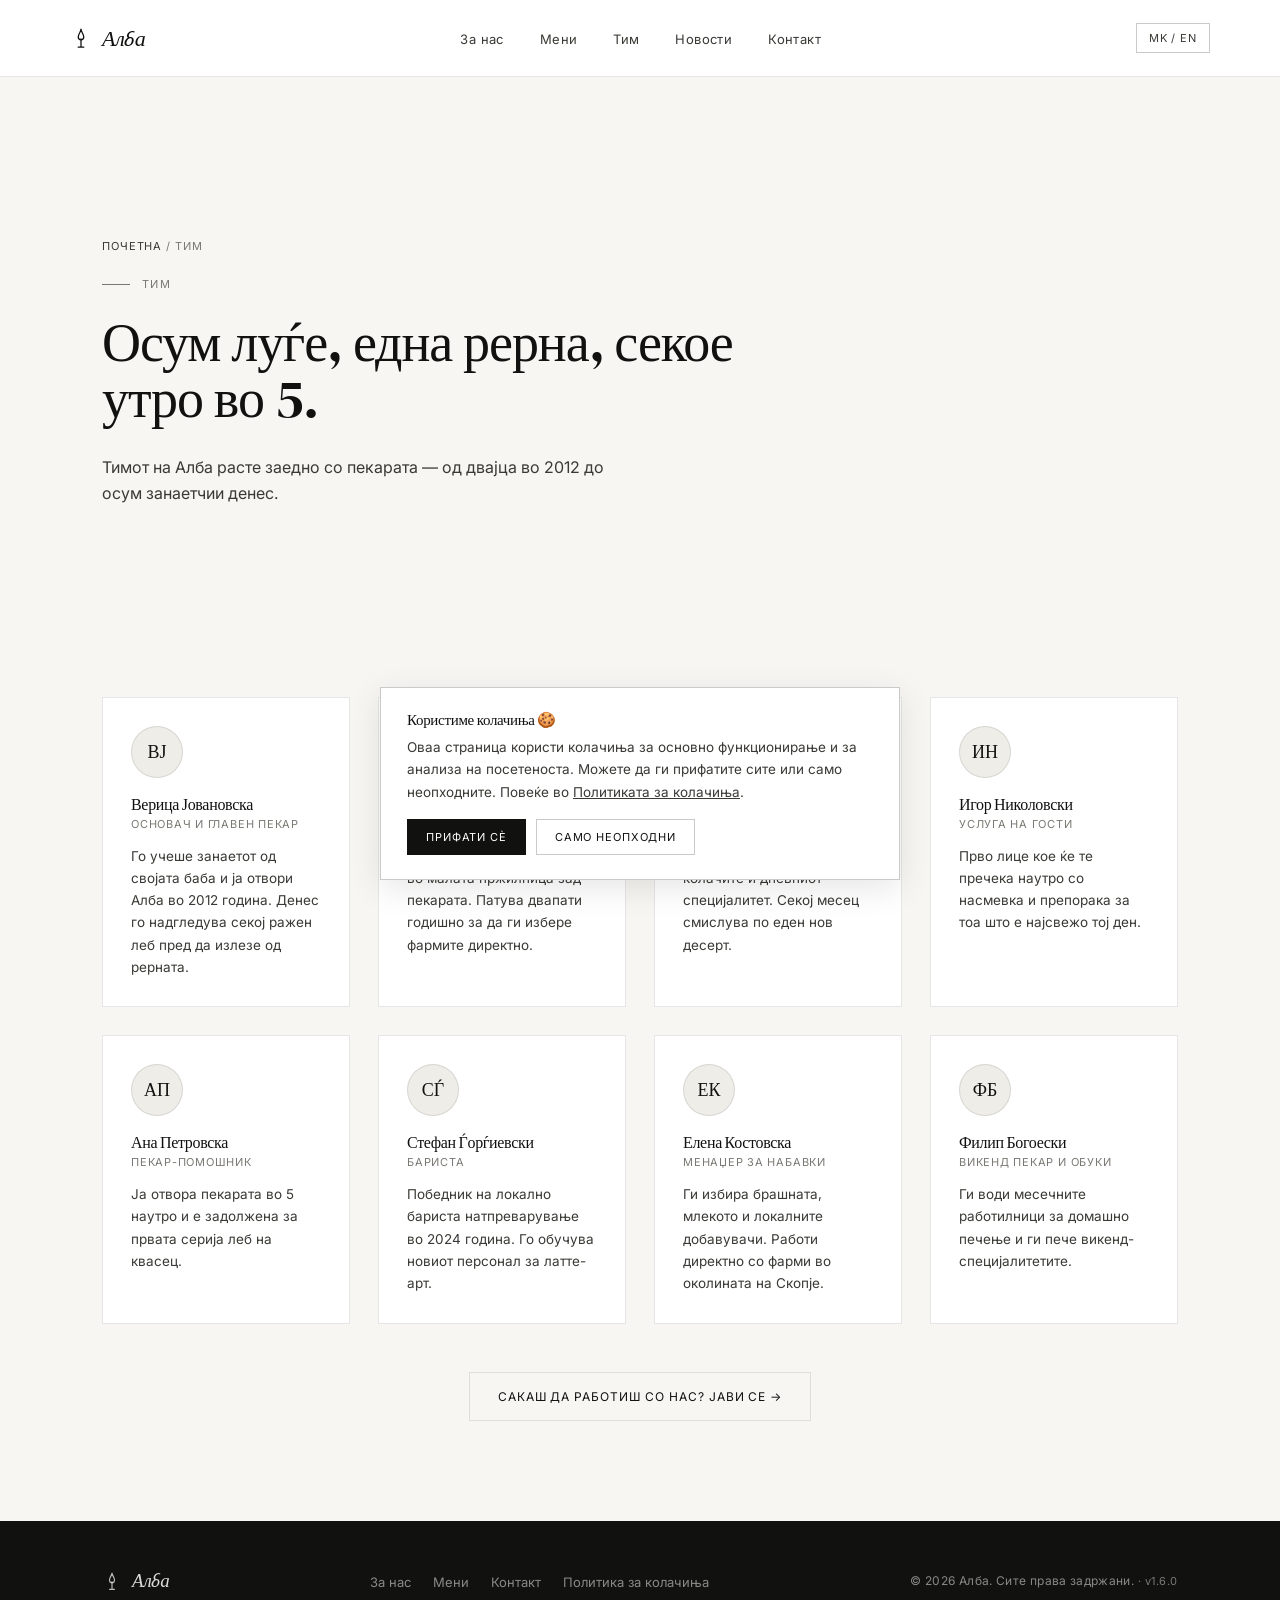
<file: team.html>
<!DOCTYPE html>
<html lang="mk" data-lang="mk">
<head>
<meta charset="UTF-8">
<meta name="viewport" content="width=device-width, initial-scale=1.0">
<title>Тим — Алба, Кафе-Пекара</title>
<meta name="description" content="Луѓето зад Алба — пекари, бариста, слаткари и тимот кој секое утро подготвува свежо.">
<link rel="preconnect" href="https://fonts.googleapis.com">
<link rel="preconnect" href="https://fonts.gstatic.com" crossorigin>
<link href="https://fonts.googleapis.com/css2?family=DM+Serif+Display:ital@0;1&family=Inter:wght@400;500;600&display=swap" rel="stylesheet">
<link rel="stylesheet" href="style.css">
</head>
<body>

<!-- ================= HEADER ================= -->
<header>
  <div class="wrap nav">
    <a href="index.html" class="logo" aria-label="Алба — почетна">
      <svg viewBox="0 0 24 24" fill="none"><path d="M12 2c0 4-3 5-3 9a3 3 0 0 0 6 0c0-4-3-5-3-9Z" stroke="var(--ink)" stroke-width="1.4"/><path d="M12 13v9M9 22h6" stroke="var(--ink)" stroke-width="1.4" stroke-linecap="round"/></svg>
      Алба
    </a>
    <nav>
      <ul class="nav-links">
        <li><a href="index.html#about" class="i18n-mk">За нас</a><a href="index.html#about" class="i18n-en">About</a></li>
        <li><a href="menu.html" class="i18n-mk">Мени</a><a href="menu.html" class="i18n-en">Menu</a></li>
        <li><a href="team.html" class="i18n-mk">Тим</a><a href="team.html" class="i18n-en">Team</a></li>
        <li><a href="news.html" class="i18n-mk">Новости</a><a href="news.html" class="i18n-en">News</a></li>
        <li><a href="index.html#contact" class="i18n-mk">Контакт</a><a href="index.html#contact" class="i18n-en">Contact</a></li>
      </ul>
    </nav>
    <div class="nav-right">
      <button class="lang-toggle" id="lang-toggle" aria-label="Смени јазик / Switch language">MK / EN</button>
      <button class="burger" id="burger" aria-label="Мени" aria-expanded="false">
        <span></span><span></span><span></span>
      </button>
    </div>
  </div>
  <ul class="nav-links" id="mobile-links" style="display:none; flex-direction:column; padding:0 28px 20px; gap:16px;">
    <li><a href="index.html#about" class="i18n-mk">За нас</a><a href="index.html#about" class="i18n-en">About</a></li>
    <li><a href="menu.html" class="i18n-mk">Мени</a><a href="menu.html" class="i18n-en">Menu</a></li>
    <li><a href="team.html" class="i18n-mk">Тим</a><a href="team.html" class="i18n-en">Team</a></li>
    <li><a href="news.html" class="i18n-mk">Новости</a><a href="news.html" class="i18n-en">News</a></li>
    <li><a href="index.html#contact" class="i18n-mk">Контакт</a><a href="index.html#contact" class="i18n-en">Contact</a></li>
  </ul>
</header>

<!-- ================= PAGE HERO ================= -->
<section class="page-hero">
  <div class="wrap">
    <div class="breadcrumb"><a href="index.html" class="i18n-mk">Почетна</a><a href="index.html" class="i18n-en">Home</a> / <span class="i18n-mk">Тим</span><span class="i18n-en">Team</span></div>
    <div class="eyebrow"><span class="i18n-mk">Тим</span><span class="i18n-en">Team</span></div>
    <h1 class="i18n-mk">Осум луѓе, една рерна, секое утро во 5.</h1>
    <h1 class="i18n-en">Eight people, one oven, every morning at 5.</h1>
    <p class="i18n-mk">Тимот на Алба расте заедно со пекарата — од двајца во 2012 до осум занаетчии денес.</p>
    <p class="i18n-en">The Alba team has grown alongside the bakery — from two people in 2012 to eight craftspeople today.</p>
  </div>
</section>

<!-- ================= TEAM ================= -->
<section class="team" style="background:var(--paper);">
  <div class="wrap">
    <div class="team-grid-full">

      <div class="team-card">
        <div class="avatar">ВЈ</div>
        <h4>Верица Јовановска</h4>
        <span class="team-role i18n-mk">Основач и главен пекар</span>
        <span class="team-role i18n-en">Founder & head baker</span>
        <p class="team-bio i18n-mk">Го учеше занаетот од својата баба и ја отвори Алба во 2012 година. Денес го надгледува секој ражен леб пред да излезе од рерната.</p>
        <p class="team-bio i18n-en">Learned the craft from her grandmother and opened Alba in 2012. Still checks every rye loaf before it leaves the oven.</p>
      </div>

      <div class="team-card">
        <div class="avatar">ДТ</div>
        <h4>Дарко Трајковски</h4>
        <span class="team-role i18n-mk">Мајстор за кафе</span>
        <span class="team-role i18n-en">Head roaster & barista</span>
        <p class="team-bio i18n-mk">Ги избира и ги пржи зрната во малата пржилница зад пекарата. Патува двапати годишно за да ги избере фармите директно.</p>
        <p class="team-bio i18n-en">Sources and roasts the beans in the micro-roastery out back. Travels twice a year to select farms directly.</p>
      </div>

      <div class="team-card">
        <div class="avatar">МС</div>
        <h4>Марија Стојанова</h4>
        <span class="team-role i18n-mk">Шеф за слатки пецива</span>
        <span class="team-role i18n-en">Pastry chef</span>
        <p class="team-bio i18n-mk">Одговорна за штрудлите, колачите и дневниот специјалитет. Секој месец смислува по еден нов десерт.</p>
        <p class="team-bio i18n-en">Responsible for strudels, cakes and the daily special. Invents a new dessert every month.</p>
      </div>

      <div class="team-card">
        <div class="avatar">ИН</div>
        <h4>Игор Николовски</h4>
        <span class="team-role i18n-mk">Услуга на гости</span>
        <span class="team-role i18n-en">Front of house</span>
        <p class="team-bio i18n-mk">Прво лице кое ќе те пречека наутро со насмевка и препорака за тоа што е најсвежо тој ден.</p>
        <p class="team-bio i18n-en">The first face you'll see in the morning, with a smile and a recommendation for what's freshest that day.</p>
      </div>

      <div class="team-card">
        <div class="avatar">АП</div>
        <h4>Ана Петровска</h4>
        <span class="team-role i18n-mk">Пекар-помошник</span>
        <span class="team-role i18n-en">Assistant baker</span>
        <p class="team-bio i18n-mk">Ја отвора пекарата во 5 наутро и е задолжена за првата серија леб на квасец.</p>
        <p class="team-bio i18n-en">Opens the bakery at 5am and handles the first batch of sourdough bread.</p>
      </div>

      <div class="team-card">
        <div class="avatar">СЃ</div>
        <h4>Стефан Ѓорѓиевски</h4>
        <span class="team-role i18n-mk">Бариста</span>
        <span class="team-role i18n-en">Barista</span>
        <p class="team-bio i18n-mk">Победник на локално бариста натпреварување во 2024 година. Го обучува новиот персонал за латте-арт.</p>
        <p class="team-bio i18n-en">Winner of a local barista competition in 2024. Trains new staff in latte art.</p>
      </div>

      <div class="team-card">
        <div class="avatar">ЕК</div>
        <h4>Елена Костовска</h4>
        <span class="team-role i18n-mk">Менаџер за набавки</span>
        <span class="team-role i18n-en">Sourcing manager</span>
        <p class="team-bio i18n-mk">Ги избира брашната, млекото и локалните добавувачи. Работи директно со фарми во околината на Скопје.</p>
        <p class="team-bio i18n-en">Selects the flours, milk and local suppliers. Works directly with farms around Skopje.</p>
      </div>

      <div class="team-card">
        <div class="avatar">ФБ</div>
        <h4>Филип Богоески</h4>
        <span class="team-role i18n-mk">Викенд пекар и обуки</span>
        <span class="team-role i18n-en">Weekend baker & workshops</span>
        <p class="team-bio i18n-mk">Ги води месечните работилници за домашно печење и ги пече викенд-специјалитетите.</p>
        <p class="team-bio i18n-en">Leads the monthly home-baking workshops and bakes the weekend specials.</p>
      </div>

    </div>

    <div class="section-cta reveal">
      <a href="index.html#contact" class="btn btn-outline on-light" style="border-color:var(--line); color:var(--ink);"><span class="i18n-mk">Сакаш да работиш со нас? Јави се →</span><span class="i18n-en">Want to join us? Get in touch →</span></a>
    </div>
  </div>
</section>

<!-- ================= FOOTER ================= -->
<footer>
  <div class="wrap footer-grid">
    <a href="index.html" class="logo" style="font-size:19px;">
      <svg viewBox="0 0 24 24" fill="none" style="width:20px;height:20px;"><path d="M12 2c0 4-3 5-3 9a3 3 0 0 0 6 0c0-4-3-5-3-9Z" stroke="var(--ink)" stroke-width="1.4"/><path d="M12 13v9M9 22h6" stroke="var(--ink)" stroke-width="1.4" stroke-linecap="round"/></svg>
      Алба
    </a>
    <ul class="footer-links">
      <li><a href="index.html#about" class="i18n-mk">За нас</a><a href="index.html#about" class="i18n-en">About</a></li>
      <li><a href="menu.html" class="i18n-mk">Мени</a><a href="menu.html" class="i18n-en">Menu</a></li>
      <li><a href="index.html#contact" class="i18n-mk">Контакт</a><a href="index.html#contact" class="i18n-en">Contact</a></li>
      <li><a href="cookie-policy.html" class="i18n-mk">Политика за колачиња</a><a href="cookie-policy.html" class="i18n-en">Cookie policy</a></li>
    </ul>
    <div class="footer-small">
      © 2026 Алба. <span class="i18n-mk">Сите права задржани.</span><span class="i18n-en">All rights reserved.</span>
      <span class="version-badge"> · v1.6.0</span>
    </div>
  </div>
</footer>

<!-- ================= COOKIE BANNER ================= -->
<div id="cookie-banner" role="dialog" aria-live="polite">
  <h4 class="i18n-mk">Користиме колачиња 🍪</h4>
  <h4 class="i18n-en">We use cookies 🍪</h4>
  <p class="i18n-mk">Оваа страница користи колачиња за основно функционирање и за анализа на посетеноста. Можете да ги прифатите сите или само неопходните. Повеќе во <a href="cookie-policy.html" >Политиката за колачиња</a>.</p>
  <p class="i18n-en">This site uses cookies for basic functionality and traffic analysis. You can accept all cookies or only the necessary ones. More in our <a href="cookie-policy.html" >Cookie Policy</a>.</p>
  <div class="cookie-actions">
    <button class="btn btn-primary" id="cookie-accept"><span class="i18n-mk">Прифати сè</span><span class="i18n-en">Accept all</span></button>
    <button class="btn btn-outline on-light" id="cookie-necessary" ><span class="i18n-mk">Само неопходни</span><span class="i18n-en">Necessary only</span></button>
  </div>
</div>

<script src="script.js"></script>
</body>
</html>
</file>
<file: style.css>
:root {
  --white:   #FFFFFF;
  --paper:   #F7F6F3;
  --paper-2: #EFEDE8;
  --ink:     #111110;
  --ink-2:   #3A3935;
  --ink-3:   #7A7872;
  --line:    rgba(17,17,16,0.10);
  --line-strong: rgba(17,17,16,0.22);
  --radius:  0px;
  --maxw:    1140px;
  --shadow:  none;
}

*, *::before, *::after { box-sizing: border-box; }
html { scroll-behavior: smooth; }
body {
  margin: 0;
  background: var(--white);
  color: var(--ink);
  font-family: 'Inter', sans-serif;
  font-size: 16px;
  line-height: 1.65;
  -webkit-font-smoothing: antialiased;
}

h1, h2, h3, h4 {
  font-family: 'DM Serif Display', serif;
  font-weight: 400;
  line-height: 1.05;
  margin: 0 0 .5em 0;
  letter-spacing: -0.02em;
}
p { margin: 0 0 1em 0; }
a { color: inherit; }
img { max-width: 100%; display: block; }
.wrap { max-width: var(--maxw); margin: 0 auto; padding: 0 32px; }

/* eyebrow: small caps label, no colour */
.eyebrow {
  font-family: 'Inter', sans-serif;
  font-size: 11px;
  letter-spacing: 0.12em;
  text-transform: uppercase;
  color: var(--ink-3);
  display: flex;
  align-items: center;
  gap: 12px;
  margin-bottom: 20px;
}
.eyebrow::before {
  content: "";
  width: 28px; height: 1px;
  background: var(--ink-3);
  display: inline-block;
  flex-shrink: 0;
}

section { padding: 100px 0; }

/* buttons */
.btn {
  display: inline-flex;
  align-items: center;
  gap: 10px;
  font-family: 'Inter', sans-serif;
  font-size: 12px;
  letter-spacing: 0.08em;
  text-transform: uppercase;
  padding: 14px 28px;
  border-radius: var(--radius);
  border: 1px solid transparent;
  cursor: pointer;
  text-decoration: none;
  transition: background .18s ease, color .18s ease, border-color .18s ease;
}
.btn:hover { transform: none; }
.btn-primary { background: var(--ink); color: var(--white); border-color: var(--ink); }
.btn-primary:hover { background: var(--ink-2); border-color: var(--ink-2); }
.btn-outline { border-color: var(--line-strong); color: var(--ink); background: transparent; }
.btn-outline:hover { border-color: var(--ink); }
.btn-outline.on-light { border-color: var(--line-strong); color: var(--ink); }
.btn-outline.on-light:hover { border-color: var(--ink); }

/* language toggling */
[data-lang="mk"] .i18n-en { display: none; }
[data-lang="en"] .i18n-mk { display: none; }

/* ================= HEADER ================= */
header {
  position: sticky; top: 0; z-index: 50;
  background: rgba(255,255,255,0.95);
  backdrop-filter: blur(8px);
  border-bottom: 1px solid var(--line);
}
.nav {
  display: flex; align-items: center; justify-content: space-between;
  padding: 20px 0;
}
.logo {
  font-family: 'DM Serif Display', serif;
  font-style: italic;
  font-weight: 400;
  font-size: 22px;
  color: var(--ink);
  text-decoration: none;
  display: flex; align-items: center; gap: 10px;
  letter-spacing: -0.01em;
}
.logo svg { width: 22px; height: 22px; }
/* recolour logo svg strokes */
.logo svg path { stroke: var(--ink) !important; }

.nav-links {
  display: flex; gap: 36px; list-style: none; margin: 0; padding: 0;
}
.nav-links a {
  color: var(--ink-2); text-decoration: none;
  font-size: 13px; letter-spacing: 0.03em;
  position: relative; padding-bottom: 3px;
}
.nav-links a::after {
  content: ""; position: absolute; left: 0; bottom: 0;
  width: 0; height: 1px; background: var(--ink);
  transition: width .2s ease;
}
.nav-links a:hover { color: var(--ink); }
.nav-links a:hover::after { width: 100%; }

.nav-right { display: flex; align-items: center; gap: 14px; }
.lang-toggle {
  font-family: 'Inter', sans-serif;
  font-size: 11px;
  letter-spacing: 0.08em;
  text-transform: uppercase;
  background: transparent;
  border: 1px solid var(--line-strong);
  color: var(--ink-2);
  padding: 7px 12px;
  border-radius: var(--radius);
  cursor: pointer;
}
.lang-toggle:hover { border-color: var(--ink); color: var(--ink); }
.burger { display: none; flex-direction: column; gap: 5px; background: none; border: none; cursor: pointer; padding: 6px; }
.burger span { width: 22px; height: 1px; background: var(--ink); }

/* ================= HERO ================= */
.hero {
  background: var(--paper);
  color: var(--ink);
  padding: 120px 0 0 0;
  position: relative;
  overflow: hidden;
}
.hero-grid {
  display: grid; grid-template-columns: 1.1fr 0.9fr; gap: 80px;
  align-items: center;
  padding-bottom: 100px;
}
.hero h1 {
  font-size: clamp(44px, 5.6vw, 72px);
  color: var(--ink);
  font-weight: 400;
}
.hero h1 em {
  font-style: italic; color: var(--ink-2); font-weight: 400;
}
.hero-sub {
  font-size: 16px;
  color: var(--ink-2);
  max-width: 460px;
  margin-bottom: 38px;
  line-height: 1.75;
}

.hero-ctas { display: flex; gap: 12px; flex-wrap: wrap; }
.hero-art {
  display: flex; align-items: center; justify-content: center;
}
.hero-art svg { width: 100%; max-width: 320px; height: auto; }
/* recolour hero SVG to black/dark tones */
.hero-art svg ellipse { fill: var(--ink-2) !important; opacity: 0.06 !important; }
.hero-art svg path:first-of-type { fill: var(--paper-2) !important; }
.hero-art svg path[stroke] { stroke: var(--ink-3) !important; }
.hero-art svg circle { fill: var(--ink) !important; }

.hero-strip {
  border-top: 1px solid var(--line);
  background: var(--white);
}
.hero-strip-inner {
  display: grid; grid-template-columns: repeat(4,1fr);
}
.hero-strip-item {
  padding: 24px 28px;
  border-right: 1px solid var(--line);
  font-size: 11px;
  letter-spacing: 0.06em;
  text-transform: uppercase;
  color: var(--ink-3);
}
.hero-strip-item:last-child { border-right: none; }
.hero-strip-item strong {
  display: block;
  font-family: 'DM Serif Display', serif;
  font-size: 15px;
  letter-spacing: 0;
  text-transform: none;
  color: var(--ink);
  font-weight: 400;
  margin-top: 5px;
}

/* ================= ABOUT ================= */
.about { background: var(--white); }
.about-grid {
  display: grid; grid-template-columns: 0.9fr 1.1fr; gap: 80px; align-items: center;
}
.about-art {
  background: var(--paper);
  border-radius: var(--radius);
  padding: 48px;
  border: 1px solid var(--line);
}
.about h2 { font-size: clamp(30px, 3.6vw, 44px); font-weight: 400; }
.about-lead { font-size: 17px; color: var(--ink-2); max-width: 500px; line-height: 1.75; }
.about-stats {
  display: grid; grid-template-columns: repeat(3,1fr);
  gap: 24px; margin-top: 40px;
}
.stat {
  border-top: 1px solid var(--line-strong);
  padding-top: 14px;
}
.stat .num {
  font-family: 'DM Serif Display', serif; font-size: 30px; font-weight: 400; color: var(--ink);
}
.stat .lbl {
  font-size: 11px; letter-spacing: 0.07em;
  text-transform: uppercase; color: var(--ink-3);
  margin-top: 2px;
}

/* ================= SCHEDULE ================= */
.schedule {
  background: var(--paper);
  color: var(--ink);
  position: relative;
}
.schedule .eyebrow { color: var(--ink-3); }
.schedule .eyebrow::before { background: var(--ink-3); }
.schedule h2 { color: var(--ink); font-size: clamp(28px,3.4vw,40px); max-width: 600px; font-weight: 400; }
.schedule-note { color: var(--ink-2); max-width: 540px; margin-bottom: 48px; }
.board {
  border: 1px solid var(--line);
  border-radius: var(--radius);
  overflow: hidden;
}
.board-row {
  display: grid;
  grid-template-columns: 120px 1fr 160px;
  border-top: 1px solid var(--line);
  align-items: center;
  background: var(--white);
}
.board-row:first-child { border-top: none; }
.board-row:nth-child(even) { background: var(--paper); }
.board-time {
  font-size: 13px;
  letter-spacing: 0.04em;
  color: var(--ink-3);
  padding: 20px 24px;
  border-right: 1px solid var(--line);
  font-family: 'Inter', sans-serif;
}
.board-item { padding: 20px 24px; }
.board-item strong {
  font-family: 'DM Serif Display', serif; font-weight: 400; font-size: 18px; display: block; margin-bottom: 2px;
}
.board-item span {
  font-size: 13px; color: var(--ink-3);
}
.board-tag {
  padding: 20px 24px;
  text-align: right;
  font-size: 11px;
  letter-spacing: 0.07em;
  text-transform: uppercase;
  color: var(--ink-3);
  border-left: 1px solid var(--line);
}

.section-cta { margin-top: 48px; text-align: center; }

/* ================= SUBPAGE HEADER ================= */
.page-hero {
  background: var(--paper);
  color: var(--ink);
  padding: 160px 0 64px 0;
}
.breadcrumb {
  font-size: 11px;
  letter-spacing: 0.08em;
  text-transform: uppercase;
  color: var(--ink-3);
  margin-bottom: 20px;
}
.breadcrumb a { color: var(--ink-2); text-decoration: none; }
.breadcrumb a:hover { color: var(--ink); }
.page-hero h1 {
  font-size: clamp(34px, 4.6vw, 54px);
  color: var(--ink);
  max-width: 640px;
  font-weight: 400;
}
.page-hero p {
  color: var(--ink-2);
  max-width: 540px;
  font-size: 16px;
}

/* ================= MENU FILTER ================= */
.menu-filter {
  display: flex; gap: 8px; flex-wrap: wrap; margin-bottom: 48px;
}
.filter-btn {
  font-size: 11px;
  letter-spacing: 0.08em;
  text-transform: uppercase;
  padding: 9px 18px;
  border-radius: 0;
  border: 1px solid var(--line-strong);
  background: transparent;
  color: var(--ink-3);
  cursor: pointer;
  font-family: 'Inter', sans-serif;
}
.filter-btn:hover { border-color: var(--ink); color: var(--ink); }
.filter-btn.active { background: var(--ink); border-color: var(--ink); color: var(--white); }
.menu-cat[hidden] { display: none; }
.menu-cats-full {
  display: grid; grid-template-columns: repeat(2,1fr); gap: 32px;
}

/* ================= TEAM FULL PAGE ================= */
.team-grid-full {
  display: grid; grid-template-columns: repeat(4,1fr); gap: 28px; margin-top: 10px;
}

/* ================= POLICY PAGE ================= */
.policy { background: var(--white); padding: 80px 0 100px; }
.policy-body { max-width: 720px; }
.policy-body h2 { font-size: 22px; margin-top: 44px; color: var(--ink); font-weight: 400; }
.policy-body h2:first-child { margin-top: 0; }
.policy-body p, .policy-body li { color: var(--ink-2); font-size: 15px; }
.policy-body ul { padding-left: 20px; }
.policy-updated {
  font-size: 11px; letter-spacing: 0.08em; text-transform: uppercase;
  color: var(--ink-3); margin-bottom: 8px; display: block;
}
.policy-table { width: 100%; border-collapse: collapse; margin: 20px 0 30px; font-size: 14px; }
.policy-table th, .policy-table td {
  text-align: left; padding: 12px 14px; border-bottom: 1px solid var(--line);
}
.policy-table th {
  font-size: 11px; letter-spacing: 0.07em; text-transform: uppercase;
  color: var(--ink-3); background: var(--paper);
  font-family: 'Inter', sans-serif; font-weight: 500;
}

/* ================= VERSION BADGE ================= */
.version-badge {
  font-size: 11px; letter-spacing: 0.05em;
  color: var(--ink-3);
}

/* ================= MENU ================= */
.menu { background: var(--white); }
.menu-head {
  display: flex; justify-content: space-between; align-items: flex-end;
  margin-bottom: 52px; gap: 30px; flex-wrap: wrap;
}
.menu-head h2 { font-size: clamp(30px,3.6vw,44px); max-width: 520px; font-weight: 400; }
.menu-cats { display: grid; grid-template-columns: repeat(3,1fr); gap: 32px; }
.menu-cat {
  background: var(--paper);
  border: 1px solid var(--line);
  border-radius: var(--radius);
  padding: 32px 28px;
}
.menu-cat h3 {
  font-size: 20px; margin-bottom: 24px; color: var(--ink);
  display: flex; align-items: center; gap: 10px;
  font-weight: 400;
}
.menu-cat h3 svg { width: 20px; height: 20px; flex: none; stroke: var(--ink-3) !important; }
.menu-item {
  display: flex; justify-content: space-between; gap: 14px;
  padding: 13px 0;
  border-bottom: 1px solid var(--line);
}
.menu-item:last-child { border-bottom: none; }
.menu-item-name { font-weight: 500; font-size: 15px; }
.menu-item-desc { font-size: 12.5px; color: var(--ink-3); margin-top: 2px; }
.menu-item-price {
  font-size: 14px; color: var(--ink-2); white-space: nowrap;
  font-family: 'Inter', sans-serif;
}

/* ================= TEAM ================= */
.team { background: var(--paper); }
.team h2 { font-size: clamp(30px,3.6vw,44px); max-width: 520px; font-weight: 400; }
.team-grid {
  display: grid; grid-template-columns: repeat(4,1fr); gap: 28px; margin-top: 52px;
}
.team-card {
  background: var(--white);
  border: 1px solid var(--line);
  border-radius: var(--radius);
  padding: 28px;
  text-align: left;
}
.avatar {
  width: 52px; height: 52px; border-radius: 50%;
  background: var(--paper-2); color: var(--ink);
  display: flex; align-items: center; justify-content: center;
  font-family: 'DM Serif Display', serif; font-weight: 400; font-size: 18px;
  margin-bottom: 18px;
  border: 1px solid var(--line);
}
.team-card h4 { font-size: 16px; margin-bottom: 2px; font-weight: 400; }
.team-role {
  font-size: 11px; letter-spacing: 0.07em;
  text-transform: uppercase; color: var(--ink-3);
  margin-bottom: 12px; display: block;
}
.team-bio { font-size: 13.5px; color: var(--ink-2); margin: 0; }

/* ================= BLOG ================= */
.blog { background: var(--white); }
.blog h2 { font-size: clamp(30px,3.6vw,44px); max-width: 520px; font-weight: 400; }
.blog-grid { display: grid; grid-template-columns: repeat(3,1fr); gap: 28px; margin-top: 52px; }
.post {
  border: 1px solid var(--line);
  border-radius: var(--radius);
  overflow: hidden;
  background: var(--paper);
  display: flex; flex-direction: column;
}
.post-media {
  height: 160px;
  background: var(--paper-2);
  position: relative;
  border-bottom: 1px solid var(--line);
  overflow: hidden;
}
.post-media img {
  width: 100%; height: 100%;
  object-fit: cover;
}
.post-media-link { display: block; }
/* distinct visual treatment for posts reusing a base photo, so they don't look identical */
.post-media.tone-warm img,
.article-image.tone-warm img { filter: sepia(0.35) saturate(1.15) contrast(1.05); object-position: bottom; }
.post-media.tone-cool img,
.article-image.tone-cool img { filter: grayscale(0.55) contrast(1.1); object-position: top; }
.post-body { padding: 26px; }
.post-date {
  font-size: 11px; color: var(--ink-3);
  text-transform: uppercase; letter-spacing: 0.07em; margin-bottom: 10px; display: block;
}
.post h3 { font-size: 18px; margin-bottom: 10px; font-weight: 400; }
.post p { font-size: 14px; color: var(--ink-2); margin-bottom: 0; }
.post-link {
  margin-top: 16px; font-size: 11px;
  letter-spacing: 0.07em; text-transform: uppercase;
  color: var(--ink); text-decoration: none; display: inline-block;
  background: none; border: none; cursor: pointer; padding: 0;
}
.post-full {
  max-height: 0; overflow: hidden;
  opacity: 0;
  transition: max-height .4s ease, opacity .3s ease, margin .4s ease;
}
.post-full p { font-size: 14px; color: var(--ink-2); }
.post-full.open { max-height: 600px; opacity: 1; margin-bottom: 6px; }

/* ================= ARTICLE PAGE (news-*.html) ================= */
.article { background: var(--white); padding: 56px 0 100px; }
.article-image {
  width: 100%; max-height: 420px; overflow: hidden;
  border: 1px solid var(--line); margin-bottom: 44px;
}
.article-image img { width: 100%; height: 100%; object-fit: cover; display: block; }
.article-body { max-width: 720px; }
.article-body p { font-size: 16px; color: var(--ink-2); margin-bottom: 20px; }
.article-body p:first-of-type { font-size: 18px; color: var(--ink); }

/* ================= CONTACT ================= */
.contact { background: var(--paper); color: var(--ink); }
.contact .eyebrow { color: var(--ink-3); }
.contact .eyebrow::before { background: var(--ink-3); }
.contact h2 { color: var(--ink); font-size: clamp(30px,3.6vw,44px); font-weight: 400; }
.contact-grid {
  display: grid; grid-template-columns: 1fr 1fr; gap: 72px; margin-top: 48px; align-items: start;
}
.field { margin-bottom: 20px; }
.field label {
  display: block; font-size: 11px;
  text-transform: uppercase; letter-spacing: 0.08em; color: var(--ink-3);
  margin-bottom: 8px;
}
.field input, .field textarea, .field select {
  width: 100%;
  background: var(--white);
  border: 1px solid var(--line-strong);
  border-radius: var(--radius);
  color: var(--ink);
  padding: 12px 14px;
  font-family: 'Inter', sans-serif;
  font-size: 14px;
}
.field input:focus, .field textarea:focus, .field select:focus {
  outline: 1.5px solid var(--ink); outline-offset: 0; border-color: var(--ink);
}
.field textarea { resize: vertical; min-height: 110px; }
.field-error {
  font-size: 11.5px; color: #C0392B; margin-top: 6px; display: none;
  letter-spacing: 0.03em;
}
.field.invalid input, .field.invalid textarea { border-color: #C0392B; }
.field.invalid .field-error { display: block; }
.form-note { font-size: 12.5px; color: var(--ink-3); margin-top: 6px; }
.form-note a { color: var(--ink-2); }
#form-success {
  display: none;
  background: var(--white);
  border: 1px solid var(--line-strong);
  border-radius: var(--radius);
  padding: 16px 18px;
  font-size: 14px;
  margin-bottom: 20px;
}

.info-block { margin-bottom: 32px; }
.info-block h4 {
  font-size: 11px; text-transform: uppercase;
  letter-spacing: 0.08em; color: var(--ink-3); margin-bottom: 10px; font-weight: 500;
  font-family: 'Inter', sans-serif;
}
.info-block p { color: var(--ink-2); margin-bottom: 4px; font-size: 15px; }
.socials { display: flex; gap: 12px; margin-top: 10px; }
.socials a {
  width: 38px; height: 38px; border: 1px solid var(--line-strong); border-radius: 50%;
  display: flex; align-items: center; justify-content: center; text-decoration: none;
  transition: border-color .2s;
}
.socials a:hover { border-color: var(--ink); }
.socials svg { width: 16px; height: 16px; fill: var(--ink); }
.map {
  margin-top: 8px;
  border: 1px solid var(--line);
  border-radius: var(--radius);
  overflow: hidden;
  filter: grayscale(1) contrast(1.02);
}
.map iframe { width: 100%; height: 220px; border: 0; display: block; }

/* ================= FOOTER ================= */
footer {
  background: var(--ink);
  color: rgba(255,255,255,0.5);
  padding: 44px 0;
  border-top: none;
}
.footer-grid {
  display: flex; justify-content: space-between; align-items: center; gap: 20px; flex-wrap: wrap;
}
.footer-links { display: flex; gap: 22px; list-style: none; padding: 0; margin: 0; flex-wrap: wrap; }
.footer-links a { text-decoration: none; font-size: 13px; color: rgba(255,255,255,0.5); }
.footer-links a:hover { color: rgba(255,255,255,0.9); }
.footer-small { font-size: 12px; letter-spacing: 0.03em; }
/* logo in footer if any */
footer .logo { color: rgba(255,255,255,0.85); }
footer .logo svg path { stroke: rgba(255,255,255,0.7) !important; }

/* ================= COOKIE BANNER ================= */
#cookie-banner {
  position: fixed; left: 20px; right: 20px; bottom: 20px; z-index: 200;
  max-width: 520px;
  margin: 0 auto;
  background: var(--white);
  color: var(--ink);
  border: 1px solid var(--line-strong);
  border-radius: var(--radius);
  box-shadow: 0 8px 32px rgba(0,0,0,0.10);
  padding: 24px 26px;
  display: none;
}
#cookie-banner.show { display: block; }
#cookie-banner p { font-size: 13.5px; color: var(--ink-2); margin-bottom: 16px; }
#cookie-banner h4 { font-size: 15px; margin-bottom: 8px; font-weight: 400; }
.cookie-actions { display: flex; gap: 10px; flex-wrap: wrap; }
.cookie-actions .btn { padding: 10px 18px; font-size: 11px; }

/* ================= SCROLL REVEAL ================= */
.reveal { opacity: 0; transform: translateY(14px); transition: opacity .55s ease, transform .55s ease; }
.reveal.in { opacity: 1; transform: translateY(0); }

/* ================= RESPONSIVE ================= */
@media (max-width: 900px) {
  .nav-links { display: none; }
  .burger { display: flex; }
  .hero-grid { grid-template-columns: 1fr; gap: 40px; }
  .hero-art { order: -1; }
  .hero-art svg { max-width: 200px; }
  .hero-strip-inner { grid-template-columns: repeat(2,1fr); }
  .hero-strip-item { border-bottom: 1px solid var(--line); }
  .about-grid { grid-template-columns: 1fr; }
  .about-stats { grid-template-columns: repeat(3,1fr); }
  .menu-cats { grid-template-columns: 1fr; }
  .menu-cats-full { grid-template-columns: 1fr; }
  .team-grid { grid-template-columns: repeat(2,1fr); }
  .team-grid-full { grid-template-columns: repeat(2,1fr); }
  .blog-grid { grid-template-columns: 1fr; }
  .contact-grid { grid-template-columns: 1fr; gap: 44px; }
  .board-row { grid-template-columns: 90px 1fr; }
  .board-tag { display: none; }
  section { padding: 64px 0; }
  .footer-grid { flex-direction: column; align-items: flex-start; }
  .page-hero { padding: 140px 0 48px; }
}
@media (max-width: 520px) {
  .team-grid { grid-template-columns: 1fr; }
  .team-grid-full { grid-template-columns: 1fr; }
  .about-stats { grid-template-columns: 1fr; gap: 14px; }
}
@media (prefers-reduced-motion: reduce) {
  html { scroll-behavior: auto; }
  .reveal { transition: none; opacity: 1; transform: none; }
  .btn:hover { transform: none; }
}
:focus-visible { outline: 1.5px solid var(--ink); outline-offset: 2px; }

.menu_img{
  display:flex;
  float: right;
  padding: 16px;
}
/* =====================================================
   ALBA PATCH — image positioning + menu improvements
   ===================================================== */

/* --- Hero image: fill the grid cell properly --- */
.hero-art {
  display: flex;
  align-items: stretch;
  justify-content: center;
  min-height: 440px;
}

/* --- About image: clean, proportioned --- */
.about-art {
  padding: 0;
  border: none;
  background: none;
  min-height: 420px;
  display: flex;
}
.about-art img {
  width: 100%;
  height: 100%;
  min-height: 420px;
  object-fit: cover;
  object-position: center top;
  display: block;
}

/* --- Menu page hero: images as a clean side strip --- */
.page-hero {
  position: relative;
}
.page-hero .wrap {
  display: grid;
  grid-template-columns: 1fr 340px;
  grid-template-rows: auto auto auto auto;
  column-gap: 64px;
  align-items: start;
}
.page-hero .breadcrumb  { grid-column: 1; grid-row: 1; }
.page-hero .eyebrow     { grid-column: 1; grid-row: 2; }
.page-hero h1           { grid-column: 1; grid-row: 3; }
.page-hero p            { grid-column: 1; grid-row: 4; }
.page-hero-images {
  grid-column: 2;
  grid-row: 1 / 5;
  display: grid;
  grid-template-columns: 1fr 1fr;
  gap: 10px;
  align-self: center;
}
.page-hero-images img {
  width: 100%;
  aspect-ratio: 3/4;
  object-fit: cover;
  display: block;
}
.page-hero-images img:first-child {
  margin-top: 32px;
}

/* Remove old loose .menu_img styling */
.menu_img { display: none; }

/* --- Menu categories: 3-col on full menu page --- */
.menu-cats-full {
  display: grid;
  grid-template-columns: repeat(2, 1fr);
  gap: 2px;
}
.menu-cat {
  border: none;
  border-bottom: 1px solid var(--line);
  border-right: 1px solid var(--line);
  background: var(--white);
  padding: 36px 32px;
}
.menu-cats-full .menu-cat:nth-child(even) {
  border-right: none;
}
.menu-cats-full .menu-cat:nth-last-child(-n+2) {
  border-bottom: none;
}
.menu-cat h3 {
  font-size: 13px;
  letter-spacing: 0.09em;
  text-transform: uppercase;
  font-family: 'Inter', sans-serif;
  font-weight: 500;
  color: var(--ink-3);
  margin-bottom: 20px;
  display: flex;
  align-items: center;
  gap: 10px;
}
.menu-cat h3 svg { stroke: var(--ink-3) !important; }

/* fix icon stroke on index.html menu preview too */
.menu-cats .menu-cat h3 svg { stroke: var(--ink-3) !important; }

/* menu item refinements */
.menu-item-name { font-size: 15px; font-weight: 500; color: var(--ink); }
.menu-item-desc { font-size: 12.5px; color: var(--ink-3); margin-top: 2px; }
.menu-item-price { font-size: 14px; color: var(--ink-2); align-self: flex-start; padding-top: 2px; white-space: nowrap; }

/* allergy note at bottom of menu */
.menu-note {
  margin-top: 48px;
  padding-top: 24px;
  border-top: 1px solid var(--line);
  font-size: 13px;
  color: var(--ink-3);
}
.menu-note a { color: var(--ink-2); }

/* mobile patches */
@media (max-width: 900px) {
  .page-hero .wrap {
    grid-template-columns: 1fr;
  }
  .page-hero-images {
    grid-column: 1;
    grid-row: auto;
    margin-bottom: 32px;
    grid-template-columns: 1fr 1fr;
  }
  .page-hero-images img:first-child { margin-top: 0; }
  .menu-cats-full { grid-template-columns: 1fr; }
  .menu-cats-full .menu-cat { border-right: none; border-bottom: 1px solid var(--line); }
  .menu-cats-full .menu-cat:last-child { border-bottom: none; }
}
</file>
